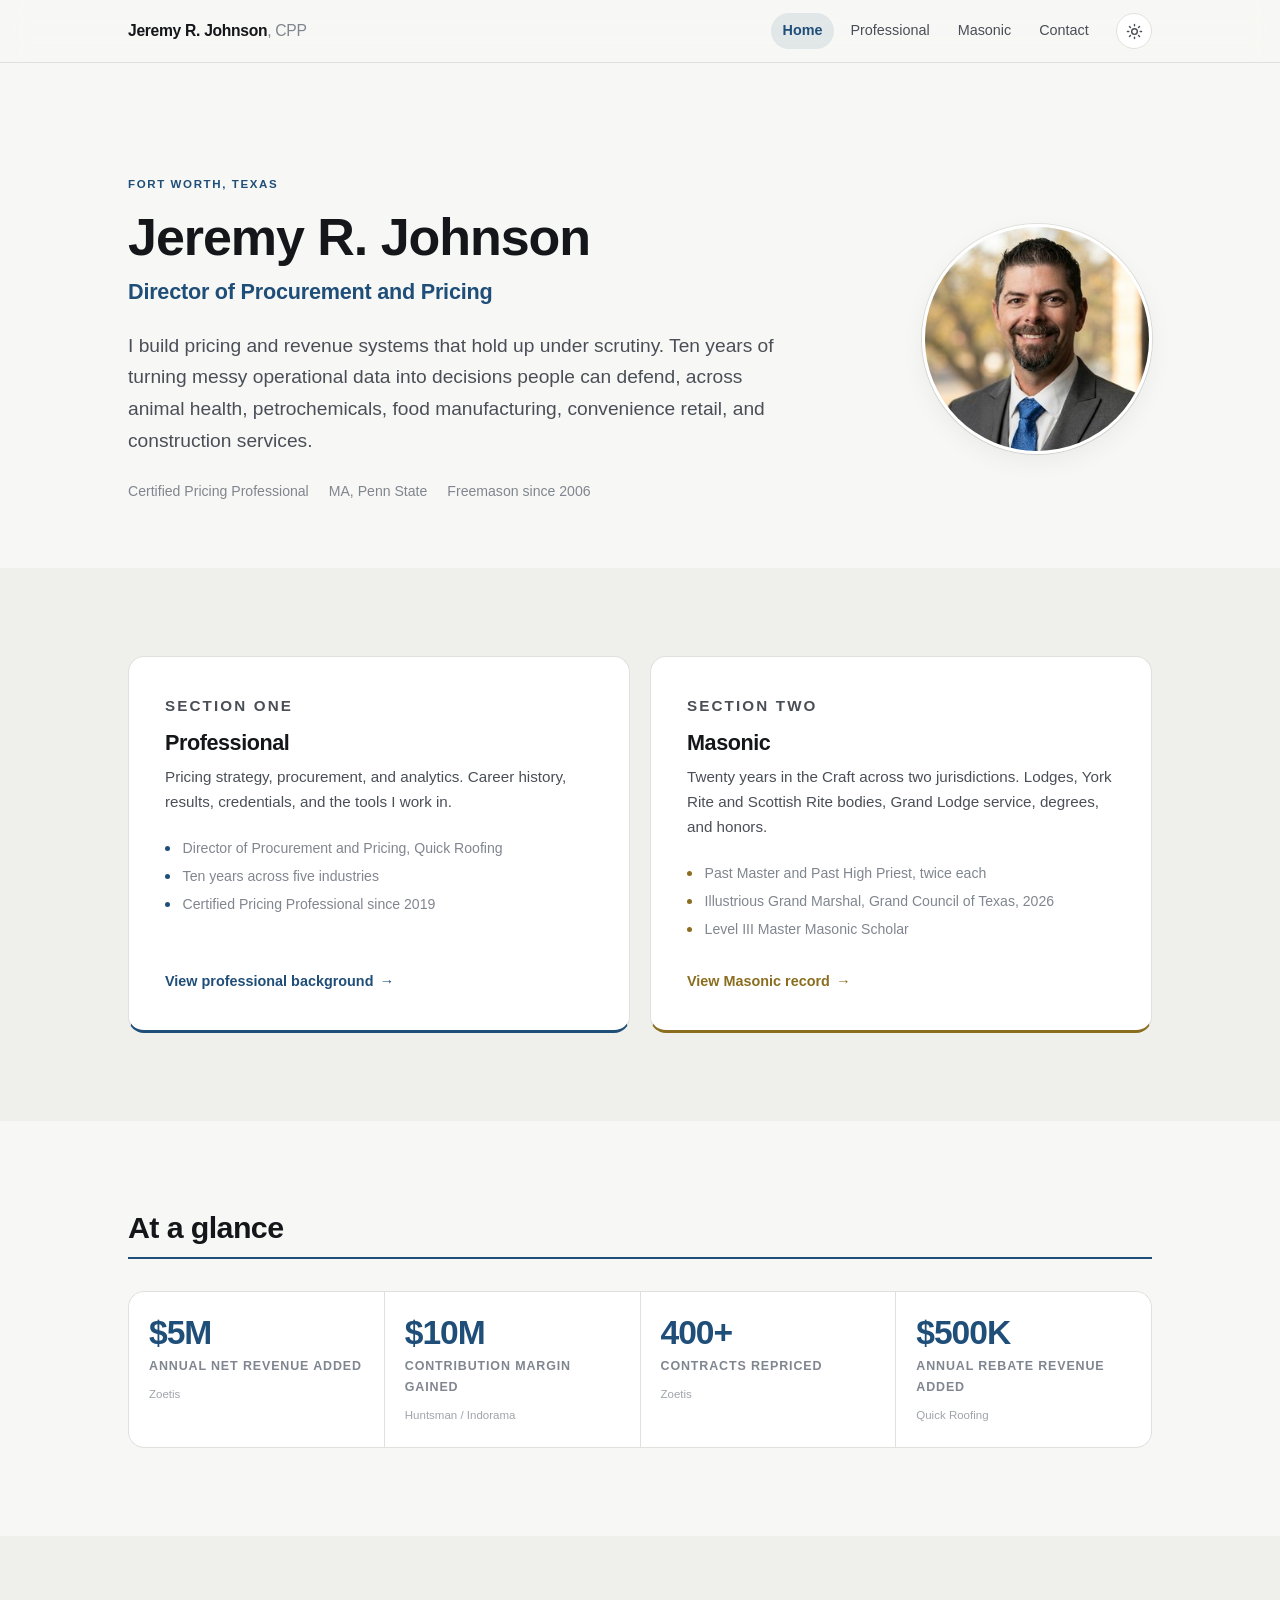
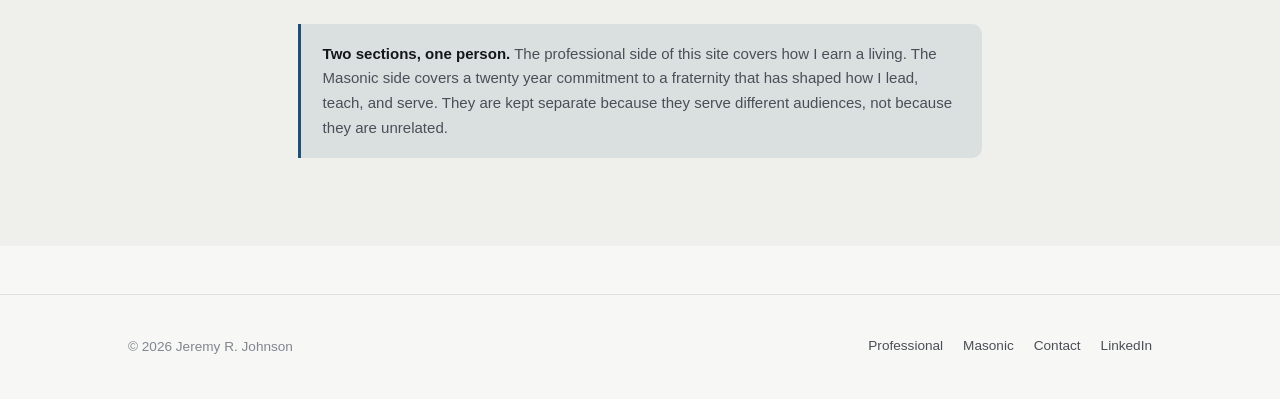
<file: index.html>
<!DOCTYPE html>
<html lang="en" data-theme="light">
<head>
<meta charset="utf-8">
<meta name="viewport" content="width=device-width, initial-scale=1">
<title>Jeremy R. Johnson, CPP</title>
<meta name="description" content="Jeremy R. Johnson, CPP. Director of Procurement and Pricing at Quick Roofing. Pricing strategy, data analytics, and strategic contract management. Past Master and Freemason in Texas.">
<meta name="author" content="Jeremy R. Johnson">
<meta name="theme-color" content="#f7f7f5" media="(prefers-color-scheme: light)">
<meta name="theme-color" content="#0e1013" media="(prefers-color-scheme: dark)">
<link rel="icon" href="assets/img/favicon.svg" type="image/svg+xml">
<link rel="icon" href="assets/img/favicon-32.png" sizes="32x32" type="image/png">
<link rel="apple-touch-icon" href="assets/img/apple-touch-icon.png">
<meta property="og:type" content="website">
<meta property="og:title" content="Jeremy R. Johnson, CPP">
<meta property="og:description" content="Director of Procurement and Pricing. Pricing strategy, data analytics, strategic contract management.">
<link rel="canonical" href="https://jeremyrjohnson.com/">
<meta property="og:url" content="https://jeremyrjohnson.com/">
<meta property="og:site_name" content="Jeremy R. Johnson">
<meta property="og:locale" content="en_US">
<meta property="og:image" content="https://jeremyrjohnson.com/assets/img/og-image.png">
<meta property="og:image:width" content="1200">
<meta property="og:image:height" content="630">
<meta property="og:image:alt" content="Jeremy R. Johnson, CPP, Certified Pricing Professional and Director of Procurement and Pricing, Fort Worth, Texas.">
<meta name="twitter:card" content="summary_large_image">
<meta name="twitter:title" content="Jeremy R. Johnson, CPP">
<link rel="stylesheet" href="assets/style.css">
<script>
  (function () {
    document.documentElement.classList.add("js");
    try {
      var t = localStorage.getItem("jrj-theme");
      if (!t) t = window.matchMedia("(prefers-color-scheme: dark)").matches ? "dark" : "light";
      document.documentElement.setAttribute("data-theme", t);
    } catch (e) {}
  })();
</script>
</head>
<body>
<a class="skip-link" href="#main">Skip to content</a>

<header class="site-header">
  <div class="wrap site-header__inner">
    <a class="brand" href="index.html">Jeremy R. Johnson<span>, CPP</span></a>

    <button class="icon-btn nav-toggle" type="button" aria-expanded="false" aria-controls="primary-nav" aria-label="Toggle navigation">
      <svg viewBox="0 0 24 24" fill="none" stroke="currentColor" stroke-width="2" stroke-linecap="round" aria-hidden="true"><path d="M3 6h18M3 12h18M3 18h18"/></svg>
    </button>

    <nav class="nav" id="primary-nav" data-open="false" aria-label="Primary">
      <a href="index.html" aria-current="page">Home</a>
      <a href="professional.html">Professional</a>
      <a href="masonic.html">Masonic</a>
      <a href="contact.html">Contact</a>
    </nav>

    <button class="icon-btn theme-toggle" type="button" aria-pressed="false" aria-label="Switch to dark theme">
      <svg class="sun" viewBox="0 0 24 24" fill="none" stroke="currentColor" stroke-width="2" stroke-linecap="round" aria-hidden="true"><circle cx="12" cy="12" r="4"/><path d="M12 2v2M12 20v2M4.9 4.9l1.4 1.4M17.7 17.7l1.4 1.4M2 12h2M20 12h2M4.9 19.1l1.4-1.4M17.7 6.3l1.4-1.4"/></svg>
      <svg class="moon" viewBox="0 0 24 24" fill="none" stroke="currentColor" stroke-width="2" stroke-linecap="round" stroke-linejoin="round" aria-hidden="true"><path d="M21 12.8A9 9 0 1111.2 3a7 7 0 009.8 9.8z"/></svg>
    </button>
  </div>
</header>

<main id="main">

  <!-- ================= HERO ================= -->
  <section class="hero" data-section="professional">
    <div class="wrap hero--split">
      <div>
        <p class="eyebrow">Fort Worth, Texas</p>
        <h1>Jeremy R. Johnson</h1>
        <p class="tagline">Director of Procurement and Pricing</p>
        <p class="lede">
          I build pricing and revenue systems that hold up under scrutiny. Ten years of
          turning messy operational data into decisions people can defend, across animal
          health, petrochemicals, food manufacturing, convenience retail, and
          construction services.
        </p>
        <div class="meta">
          <span>Certified Pricing Professional</span>
          <span>MA, Penn State</span>
          <span>Freemason since 2006</span>
        </div>
      </div>
      <img class="portrait"
           src="assets/img/headshot-560.jpg"
           srcset="assets/img/headshot-280.jpg 280w, assets/img/headshot-560.jpg 560w"
           sizes="(max-width: 640px) 130px, 230px"
           width="560" height="560"
           alt="Portrait of Jeremy R. Johnson">
    </div>
  </section>

  <!-- ================= TWO DOORS ================= -->
  <section class="section section--sunken">
    <div class="wrap">
      <div class="doors">

        <a class="door reveal" href="professional.html" data-section="professional">
          <p class="eyebrow">Section One</p>
          <h2>Professional</h2>
          <p>
            Pricing strategy, procurement, and analytics. Career history, results,
            credentials, and the tools I work in.
          </p>
          <ul>
            <li>Director of Procurement and Pricing, Quick Roofing</li>
            <li>Ten years across five industries</li>
            <li>Certified Pricing Professional since 2019</li>
          </ul>
          <span class="go">View professional background <span class="arr" aria-hidden="true">&rarr;</span></span>
        </a>

        <a class="door reveal" href="masonic.html" data-section="masonic">
          <p class="eyebrow">Section Two</p>
          <h2>Masonic</h2>
          <p>
            Twenty years in the Craft across two jurisdictions. Lodges, York Rite
            and Scottish Rite bodies, Grand Lodge service, degrees, and honors.
          </p>
          <ul>
            <li>Past Master and Past High Priest, twice each</li>
            <li>Illustrious Grand Marshal, Grand Council of Texas, 2026</li>
            <li>Level III Master Masonic Scholar</li>
          </ul>
          <span class="go">View Masonic record <span class="arr" aria-hidden="true">&rarr;</span></span>
        </a>

      </div>
    </div>
  </section>

  <!-- ================= AT A GLANCE ================= -->
  <section class="section" data-section="professional">
    <div class="wrap">
      <div class="section-head">
        <h2>At a glance</h2>
      </div>
      <div class="stats reveal">
        <div class="stat">
          <div class="num">$5M</div>
          <div class="label">Annual net revenue added</div>
          <div class="src">Zoetis</div>
        </div>
        <div class="stat">
          <div class="num">$10M</div>
          <div class="label">Contribution margin gained</div>
          <div class="src">Huntsman / Indorama</div>
        </div>
        <div class="stat">
          <div class="num">400+</div>
          <div class="label">Contracts repriced</div>
          <div class="src">Zoetis</div>
        </div>
        <div class="stat">
          <div class="num">$500K</div>
          <div class="label">Annual rebate revenue added</div>
          <div class="src">Quick Roofing</div>
        </div>
      </div>
    </div>
  </section>

  <!-- ================= WHY TWO SECTIONS ================= -->
  <section class="section section--sunken">
    <div class="wrap wrap--narrow">
      <div class="callout reveal">
        <p>
          <strong>Two sections, one person.</strong> The professional side of this site
          covers how I earn a living. The Masonic side covers a twenty year commitment
          to a fraternity that has shaped how I lead, teach, and serve. They are kept
          separate because they serve different audiences, not because they are
          unrelated.
        </p>
      </div>
    </div>
  </section>

</main>

<footer class="site-footer">
  <div class="wrap site-footer__inner">
    <div>&copy; <span id="yr">2026</span> Jeremy R. Johnson</div>
    <nav aria-label="Footer">
      <a href="professional.html">Professional</a>
      <a href="masonic.html">Masonic</a>
      <a href="contact.html">Contact</a>
      <a href="https://www.linkedin.com/in/johnsonjeremyr" target="_blank" rel="noopener">LinkedIn</a>
    </nav>
  </div>
</footer>

<script src="assets/main.js"></script>
<script>document.getElementById("yr").textContent = new Date().getFullYear();</script>
<!-- Cloudflare Web Analytics -->
<script type="module" src="https://static.cloudflareinsights.com/beacon.min.js" data-cf-beacon='{"token": "6a4379e4a9ab488b885fd72789308b32"}'></script>
<!-- End Cloudflare Web Analytics -->
</body>
</html>
</file>
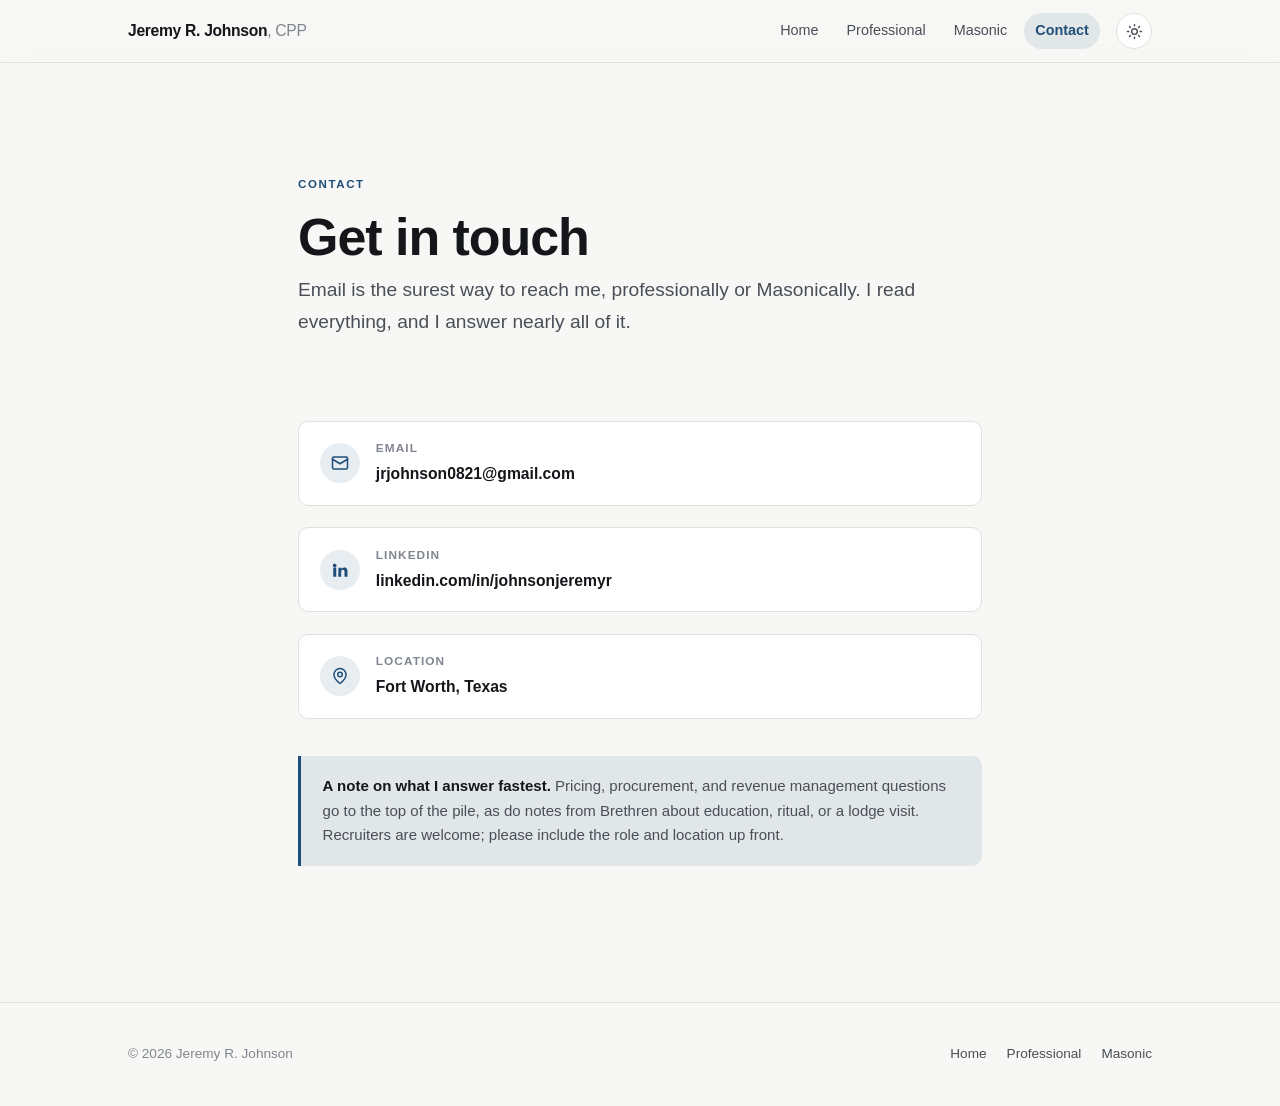
<file: contact.html>
<!DOCTYPE html>
<html lang="en" data-theme="light">
<head>
<meta charset="utf-8">
<meta name="viewport" content="width=device-width, initial-scale=1">
<title>Contact | Jeremy R. Johnson, CPP</title>
<meta name="description" content="Get in touch with Jeremy R. Johnson, CPP. Email and LinkedIn.">
<meta name="theme-color" content="#f7f7f5" media="(prefers-color-scheme: light)">
<meta name="theme-color" content="#0e1013" media="(prefers-color-scheme: dark)">
<link rel="icon" href="assets/img/favicon.svg" type="image/svg+xml">
<link rel="icon" href="assets/img/favicon-32.png" sizes="32x32" type="image/png">
<link rel="apple-touch-icon" href="assets/img/apple-touch-icon.png">
<meta property="og:type" content="profile">
<meta property="og:title" content="Contact | Jeremy R. Johnson, CPP">
<meta property="og:description" content="Get in touch with Jeremy R. Johnson, CPP. Email and LinkedIn.">
<link rel="canonical" href="https://jeremyrjohnson.com/contact.html">
<meta property="og:url" content="https://jeremyrjohnson.com/contact.html">
<meta property="og:site_name" content="Jeremy R. Johnson">
<meta property="og:locale" content="en_US">
<meta property="og:image" content="https://jeremyrjohnson.com/assets/img/og-image.png">
<meta property="og:image:width" content="1200">
<meta property="og:image:height" content="630">
<meta property="og:image:alt" content="Jeremy R. Johnson, CPP, Certified Pricing Professional and Director of Procurement and Pricing, Fort Worth, Texas.">
<meta name="twitter:card" content="summary_large_image">
<meta name="twitter:title" content="Contact | Jeremy R. Johnson, CPP">
<link rel="stylesheet" href="assets/style.css">
<script>
  (function () {
    document.documentElement.classList.add("js");
    try {
      var t = localStorage.getItem("jrj-theme");
      if (!t) t = window.matchMedia("(prefers-color-scheme: dark)").matches ? "dark" : "light";
      document.documentElement.setAttribute("data-theme", t);
    } catch (e) {}
  })();
</script>
</head>
<body data-section="professional">
<a class="skip-link" href="#main">Skip to content</a>

<header class="site-header">
  <div class="wrap site-header__inner">
    <a class="brand" href="index.html">Jeremy R. Johnson<span>, CPP</span></a>
    <button class="icon-btn nav-toggle" type="button" aria-expanded="false" aria-controls="primary-nav" aria-label="Toggle navigation">
      <svg viewBox="0 0 24 24" fill="none" stroke="currentColor" stroke-width="2" stroke-linecap="round" aria-hidden="true"><path d="M3 6h18M3 12h18M3 18h18"/></svg>
    </button>
    <nav class="nav" id="primary-nav" data-open="false" aria-label="Primary">
      <a href="index.html">Home</a>
      <a href="professional.html">Professional</a>
      <a href="masonic.html">Masonic</a>
      <a href="contact.html" aria-current="page">Contact</a>
    </nav>
    <button class="icon-btn theme-toggle" type="button" aria-pressed="false" aria-label="Switch to dark theme">
      <svg class="sun" viewBox="0 0 24 24" fill="none" stroke="currentColor" stroke-width="2" stroke-linecap="round" aria-hidden="true"><circle cx="12" cy="12" r="4"/><path d="M12 2v2M12 20v2M4.9 4.9l1.4 1.4M17.7 17.7l1.4 1.4M2 12h2M20 12h2M4.9 19.1l1.4-1.4M17.7 6.3l1.4-1.4"/></svg>
      <svg class="moon" viewBox="0 0 24 24" fill="none" stroke="currentColor" stroke-width="2" stroke-linecap="round" stroke-linejoin="round" aria-hidden="true"><path d="M21 12.8A9 9 0 1111.2 3a7 7 0 009.8 9.8z"/></svg>
    </button>
  </div>
</header>

<main id="main">

  <section class="hero">
    <div class="wrap wrap--narrow">
      <p class="eyebrow">Contact</p>
      <h1>Get in touch</h1>
      <p class="lede">
        Email is the surest way to reach me, professionally or Masonically. I read
        everything, and I answer nearly all of it.
      </p>
    </div>
  </section>

  <section class="section section--flush-top">
    <div class="wrap wrap--narrow">
      <ul class="contact-list reveal">

        <li>
          <a class="contact-row" href="mailto:jrjohnson0821@gmail.com">
            <span class="ic" aria-hidden="true">
              <svg viewBox="0 0 24 24" width="18" height="18" fill="none" stroke="currentColor" stroke-width="2" stroke-linecap="round" stroke-linejoin="round"><rect x="2" y="4" width="20" height="16" rx="2"/><path d="m2 7 10 6 10-6"/></svg>
            </span>
            <span class="kv">
              <span class="k">Email</span>
              <span class="v">jrjohnson0821@gmail.com</span>
            </span>
          </a>
        </li>

        <li>
          <a class="contact-row" href="https://www.linkedin.com/in/johnsonjeremyr" target="_blank" rel="noopener">
            <span class="ic" aria-hidden="true">
              <svg viewBox="0 0 24 24" width="18" height="18" fill="currentColor"><path d="M4.98 3.5a2.5 2.5 0 11-.02 5 2.5 2.5 0 01.02-5zM3 9h4v12H3zM10 9h3.8v1.7h.05c.53-.95 1.83-1.95 3.76-1.95C21.4 8.75 22 11 22 14.1V21h-4v-6.1c0-1.45-.03-3.32-2.05-3.32-2.05 0-2.37 1.58-2.37 3.21V21h-3.9z"/></svg>
            </span>
            <span class="kv">
              <span class="k">LinkedIn</span>
              <span class="v">linkedin.com/in/johnsonjeremyr</span>
            </span>
          </a>
        </li>

        <li>
          <span class="contact-row">
            <span class="ic" aria-hidden="true">
              <svg viewBox="0 0 24 24" width="18" height="18" fill="none" stroke="currentColor" stroke-width="2" stroke-linecap="round" stroke-linejoin="round"><path d="M20 10c0 6-8 12-8 12s-8-6-8-12a8 8 0 0116 0z"/><circle cx="12" cy="10" r="3"/></svg>
            </span>
            <span class="kv">
              <span class="k">Location</span>
              <span class="v">Fort Worth, Texas</span>
            </span>
          </span>
        </li>

      </ul>

      <div class="callout spaced-top reveal">
        <p>
          <strong>A note on what I answer fastest.</strong> Pricing, procurement, and
          revenue management questions go to the top of the pile, as do notes from
          Brethren about education, ritual, or a lodge visit. Recruiters are welcome;
          please include the role and location up front.
        </p>
      </div>
    </div>
  </section>

</main>

<footer class="site-footer">
  <div class="wrap site-footer__inner">
    <div>&copy; <span id="yr">2026</span> Jeremy R. Johnson</div>
    <nav aria-label="Footer">
      <a href="index.html">Home</a>
      <a href="professional.html">Professional</a>
      <a href="masonic.html">Masonic</a>
    </nav>
  </div>
</footer>

<script src="assets/main.js"></script>
<script>document.getElementById("yr").textContent = new Date().getFullYear();</script>
<!-- Cloudflare Web Analytics -->
<script type="module" src="https://static.cloudflareinsights.com/beacon.min.js" data-cf-beacon='{"token": "6a4379e4a9ab488b885fd72789308b32"}'></script>
<!-- End Cloudflare Web Analytics -->
</body>
</html>
</file>
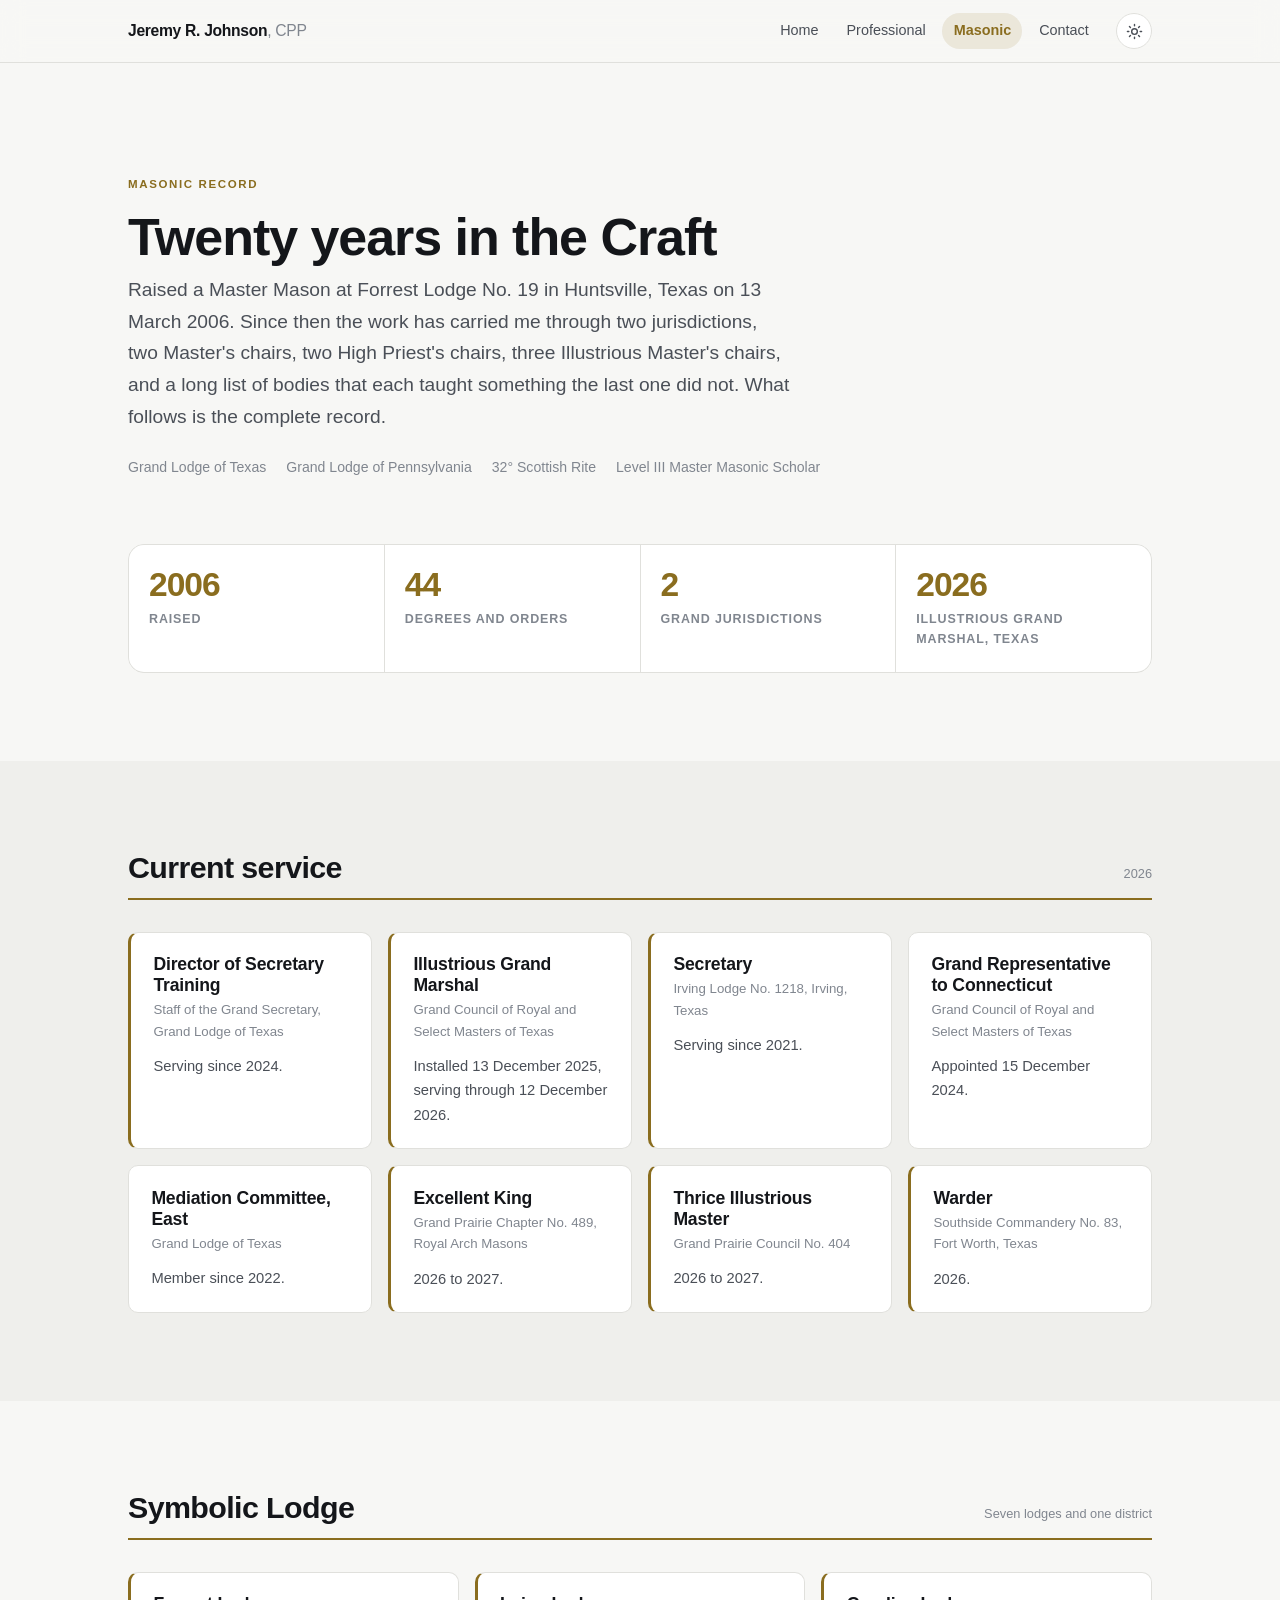
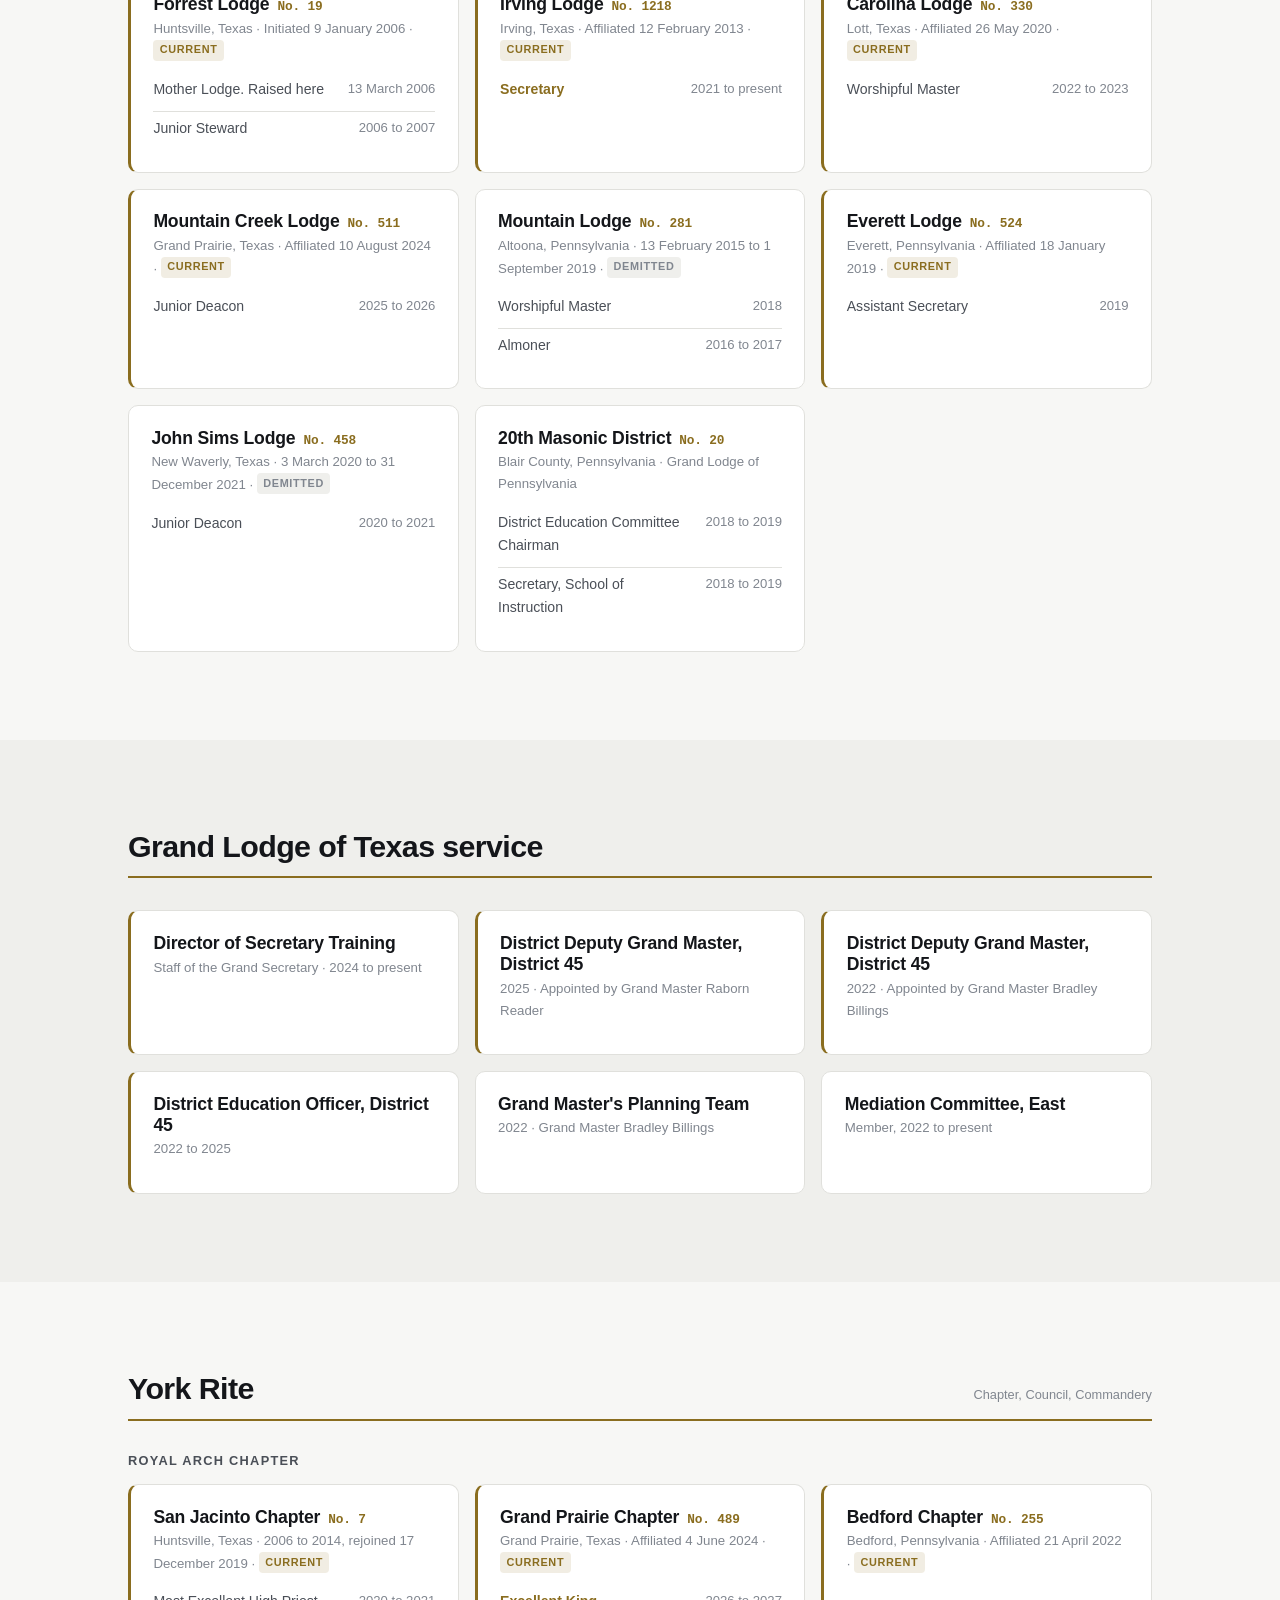
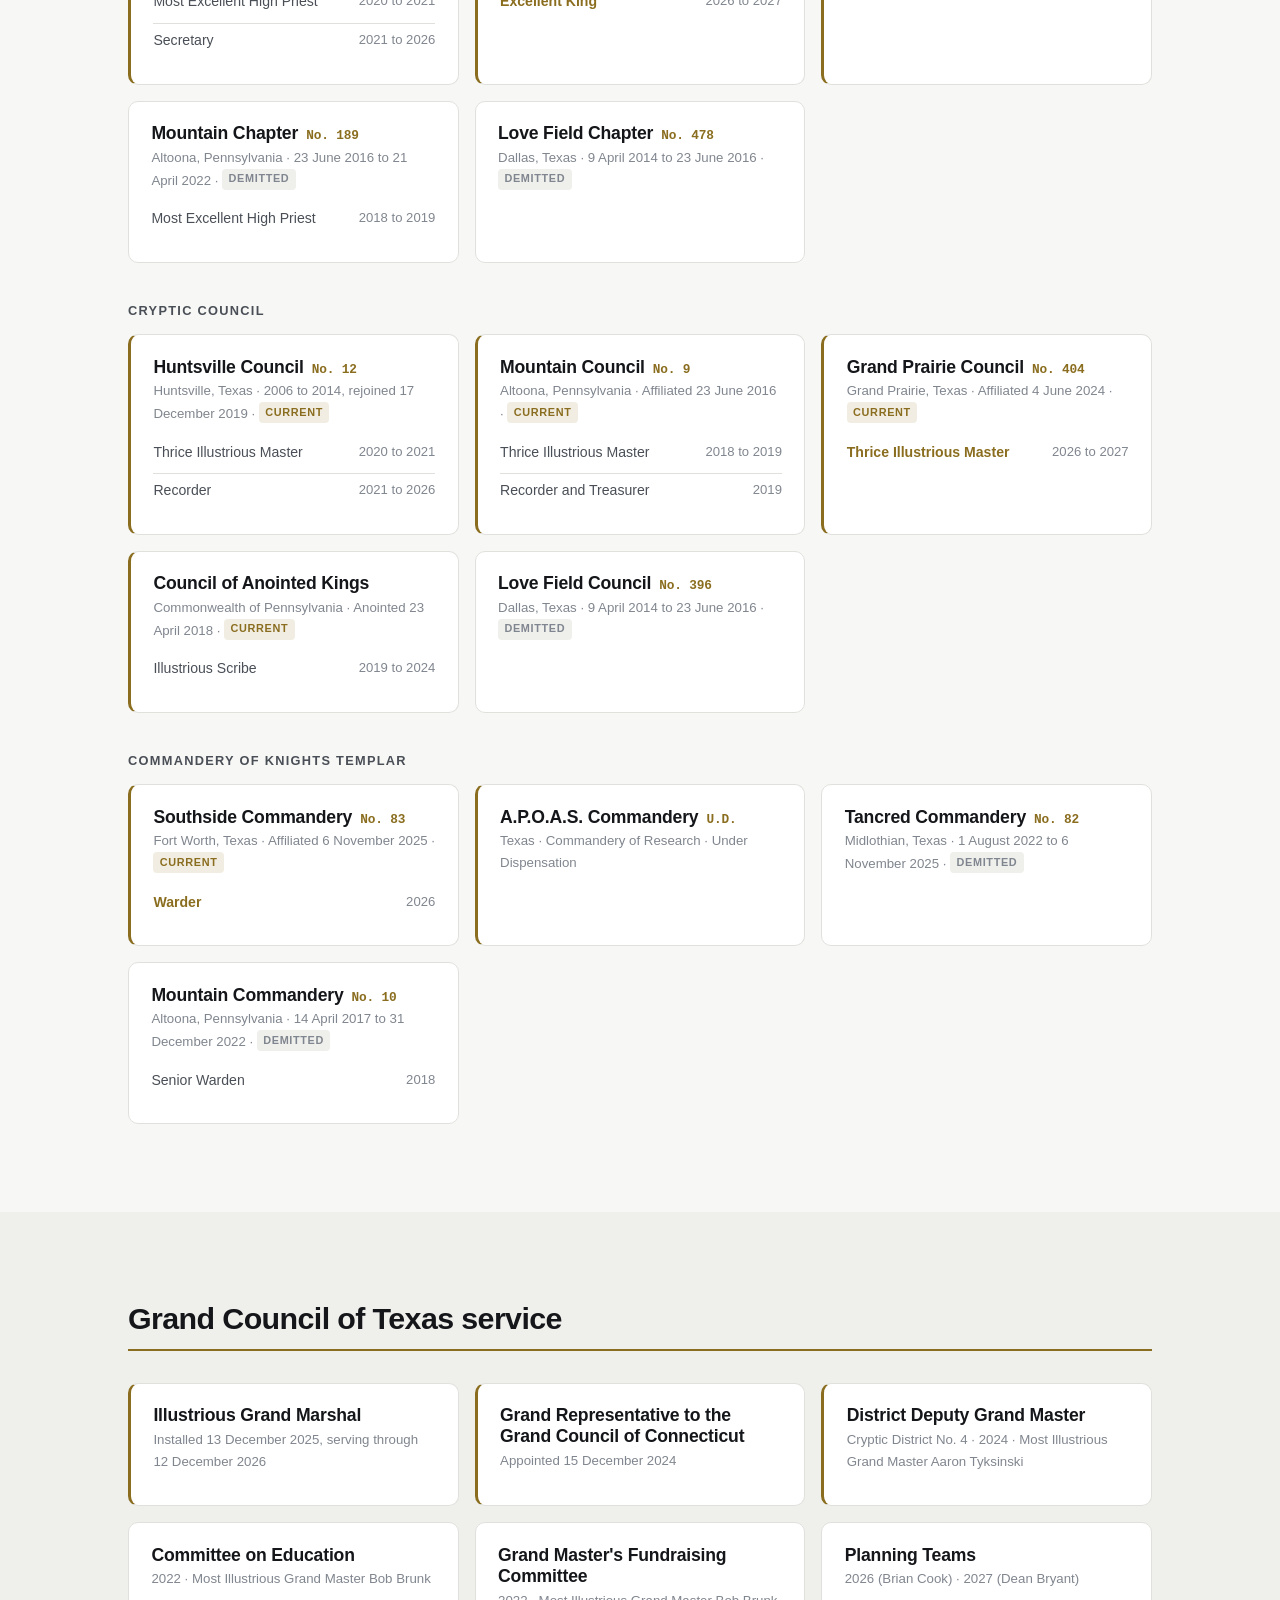
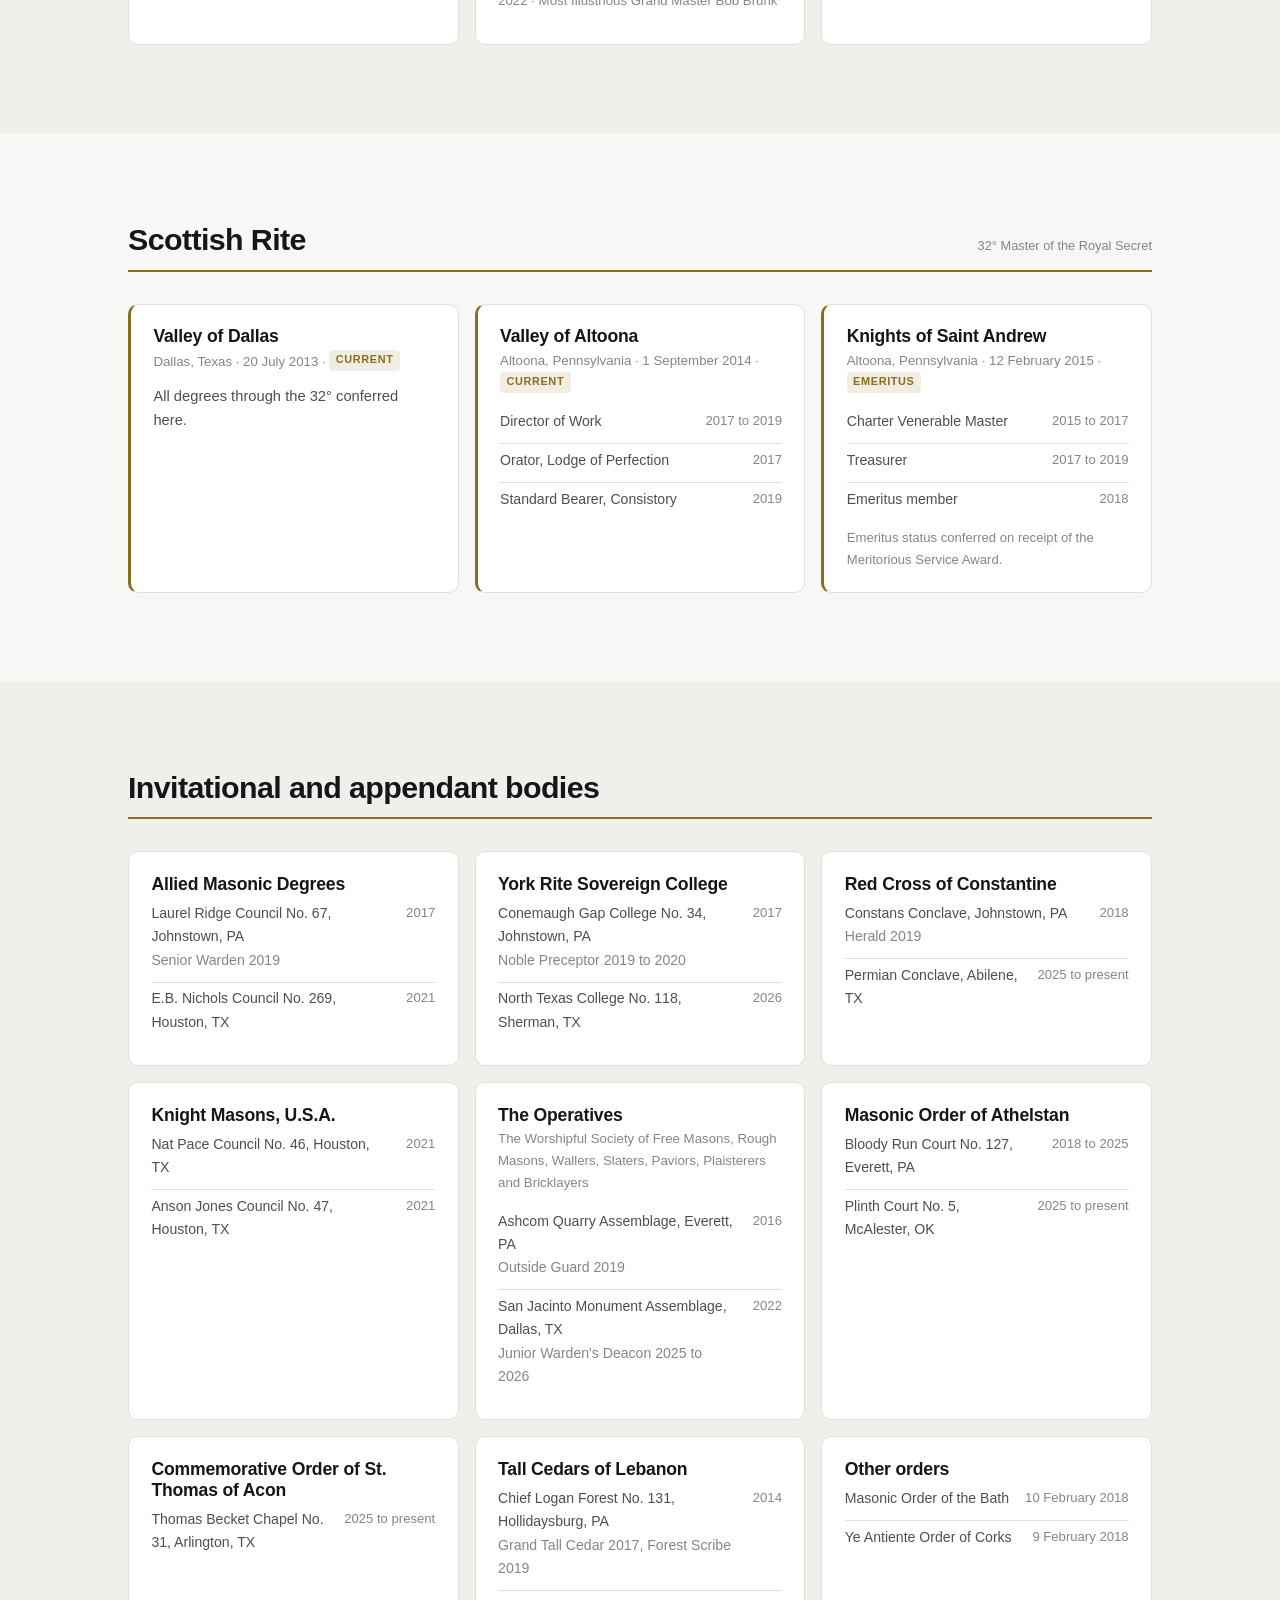
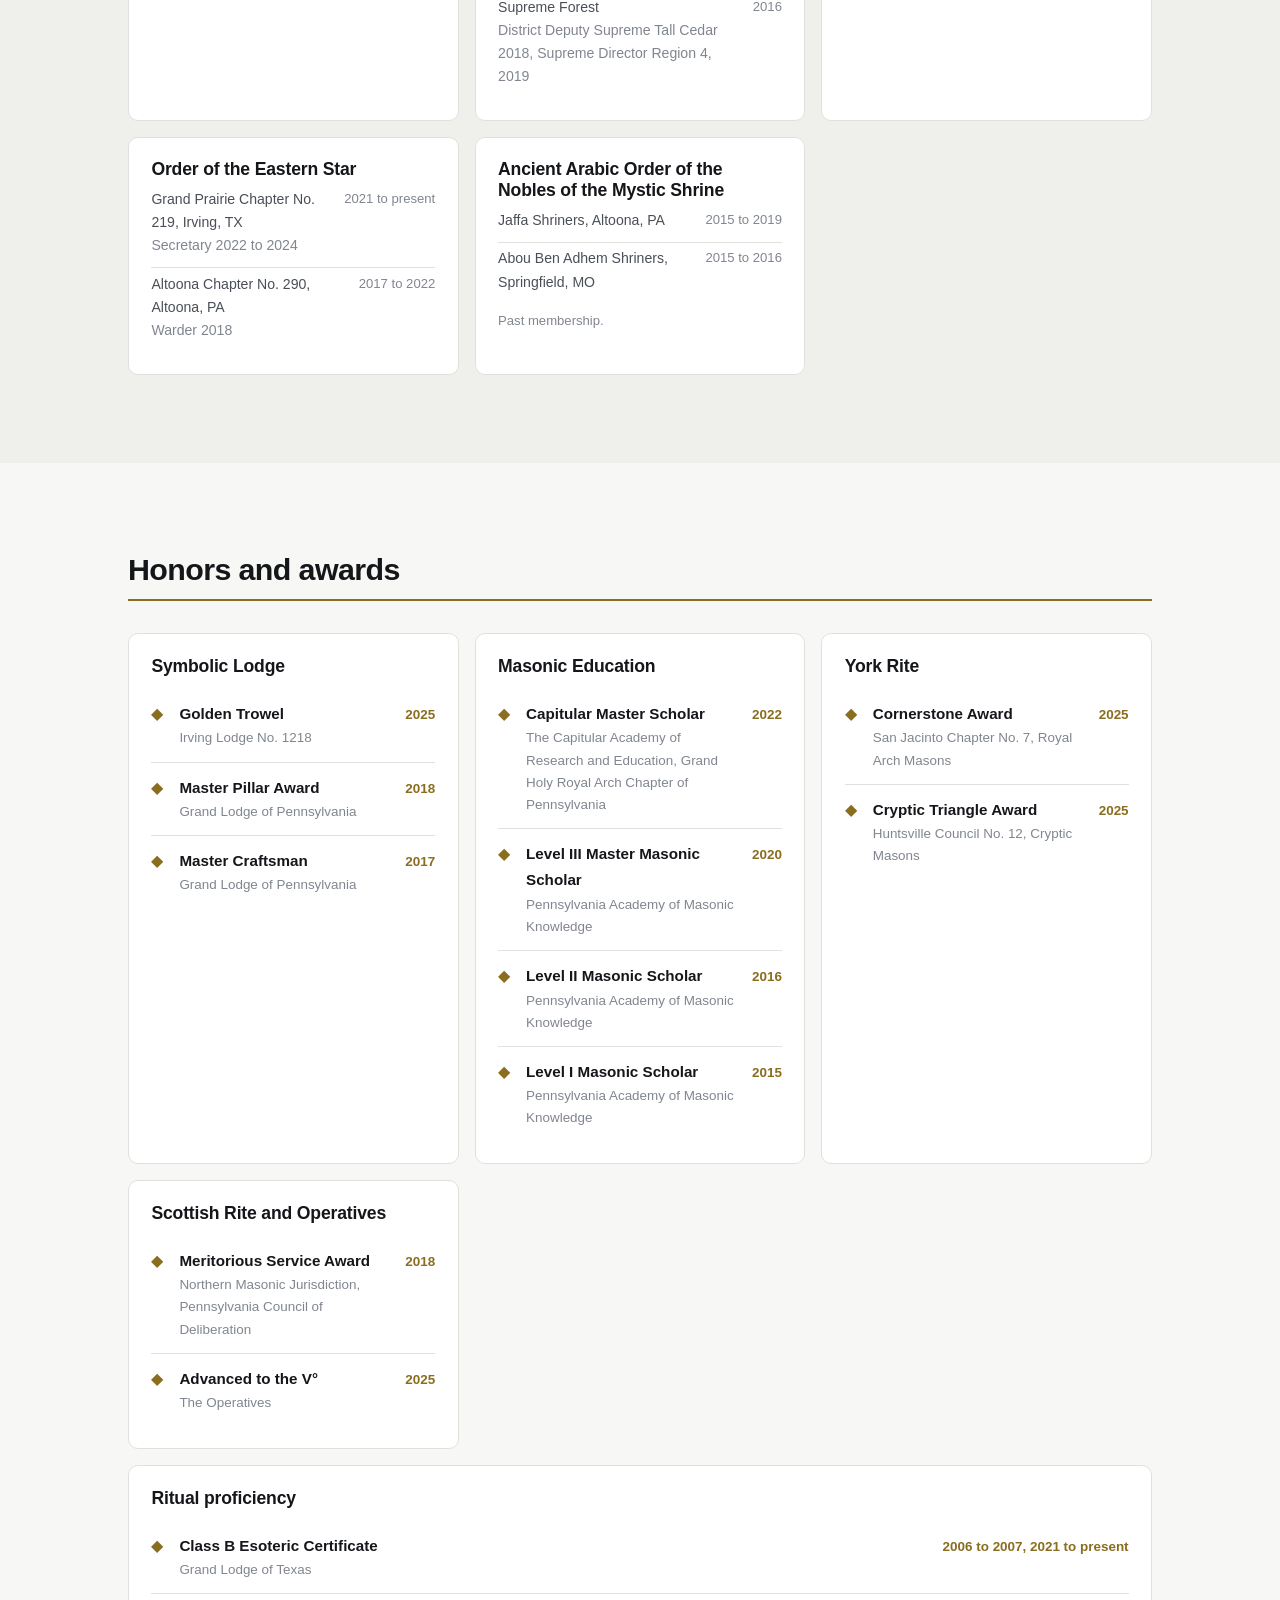
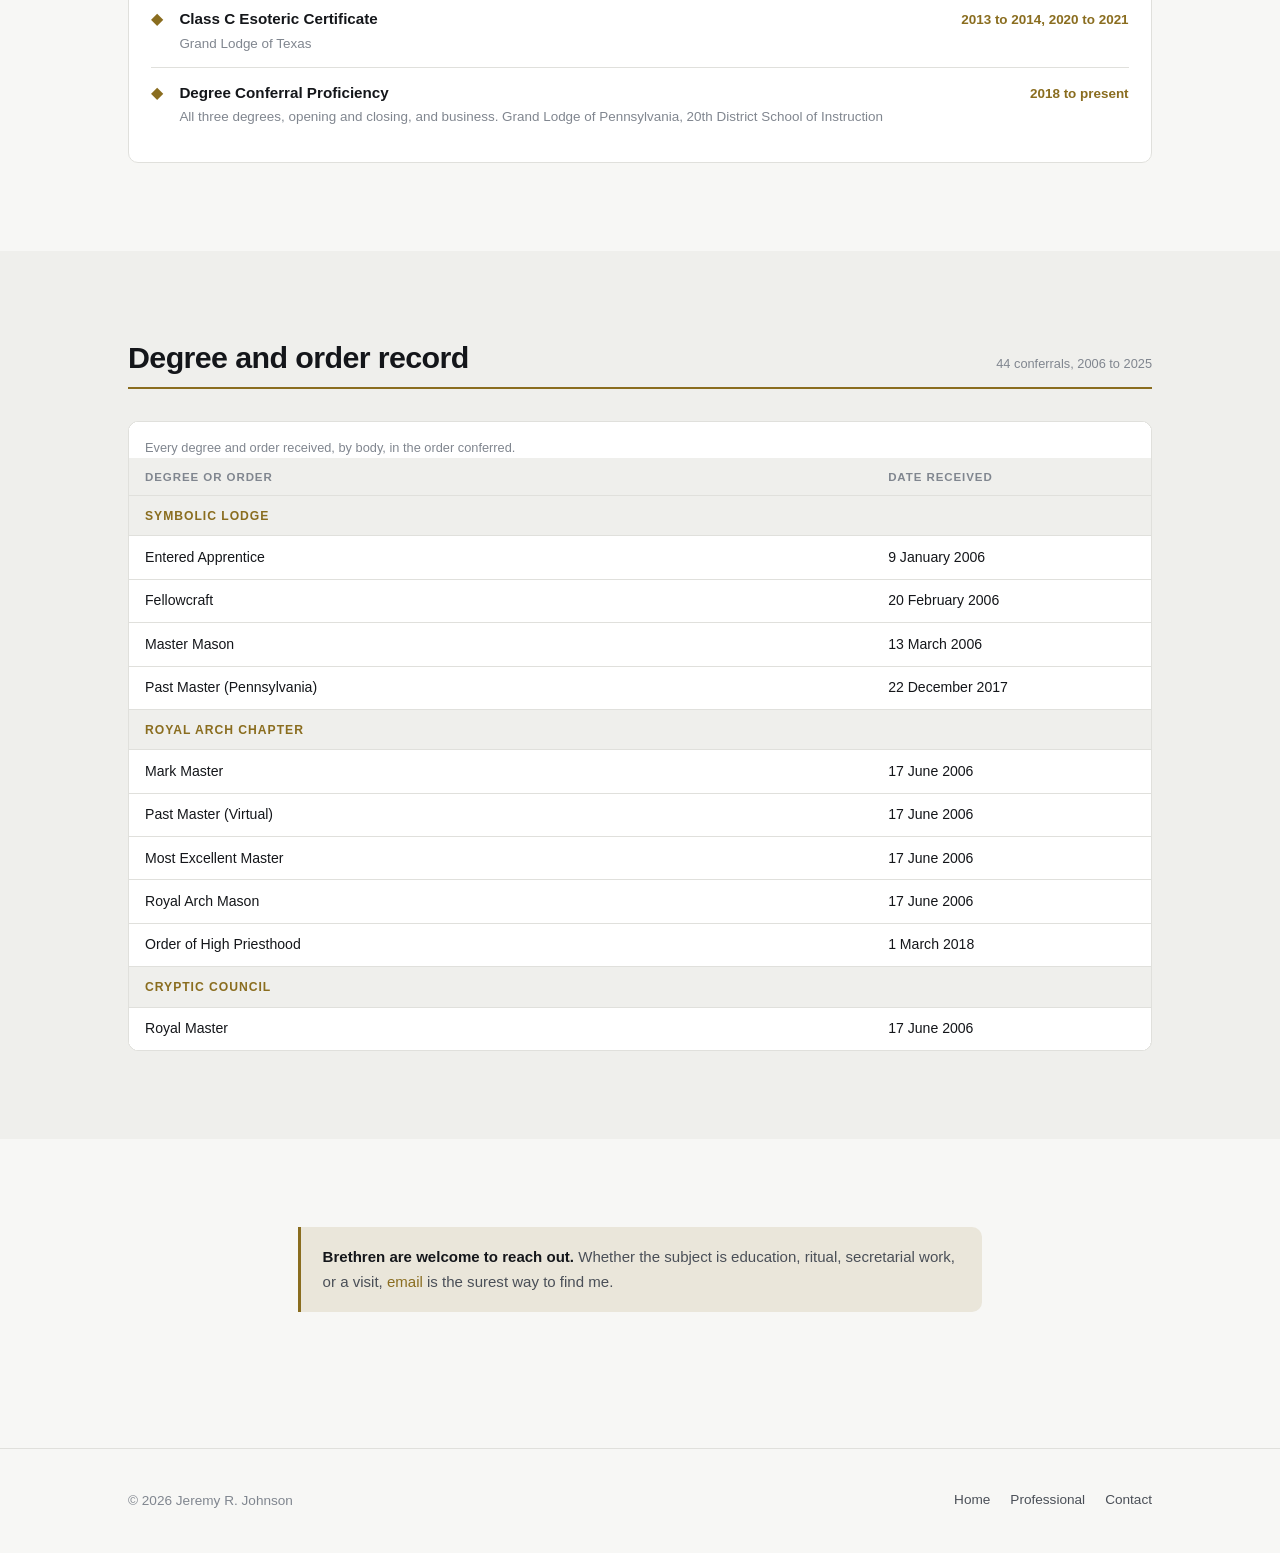
<file: masonic.html>
<!DOCTYPE html>
<html lang="en" data-theme="light">
<head>
<meta charset="utf-8">
<meta name="viewport" content="width=device-width, initial-scale=1">
<title>Masonic Record | Jeremy R. Johnson</title>
<meta name="description" content="The Masonic record of Jeremy R. Johnson. Raised 2006. Past Master, Past High Priest, Past Illustrious Master. Illustrious Grand Marshal of the Grand Council of Texas, 2026. Full record of lodges, bodies, offices, degrees, and honors.">
<meta name="theme-color" content="#f7f7f5" media="(prefers-color-scheme: light)">
<meta name="theme-color" content="#0e1013" media="(prefers-color-scheme: dark)">
<link rel="icon" href="assets/img/favicon.svg" type="image/svg+xml">
<link rel="icon" href="assets/img/favicon-32.png" sizes="32x32" type="image/png">
<link rel="apple-touch-icon" href="assets/img/apple-touch-icon.png">
<meta property="og:type" content="profile">
<meta property="og:title" content="Masonic Record | Jeremy R. Johnson">
<meta property="og:description" content="The Masonic record of Jeremy R. Johnson. Raised 2006. Past Master, Past High Priest, Past Illustrious Master. Illustrious Grand Marshal of the Grand Council of Texas, 2026.">
<link rel="canonical" href="https://jeremyrjohnson.com/masonic.html">
<meta property="og:url" content="https://jeremyrjohnson.com/masonic.html">
<meta property="og:site_name" content="Jeremy R. Johnson">
<meta property="og:locale" content="en_US">
<meta property="og:image" content="https://jeremyrjohnson.com/assets/img/og-image.png">
<meta property="og:image:width" content="1200">
<meta property="og:image:height" content="630">
<meta property="og:image:alt" content="Jeremy R. Johnson, CPP, Certified Pricing Professional and Director of Procurement and Pricing, Fort Worth, Texas.">
<meta name="twitter:card" content="summary_large_image">
<meta name="twitter:title" content="Masonic Record | Jeremy R. Johnson">
<link rel="stylesheet" href="assets/style.css">
<script>
  (function () {
    document.documentElement.classList.add("js");
    try {
      var t = localStorage.getItem("jrj-theme");
      if (!t) t = window.matchMedia("(prefers-color-scheme: dark)").matches ? "dark" : "light";
      document.documentElement.setAttribute("data-theme", t);
    } catch (e) {}
  })();
</script>
</head>
<body data-section="masonic">
<a class="skip-link" href="#main">Skip to content</a>

<header class="site-header">
  <div class="wrap site-header__inner">
    <a class="brand" href="index.html">Jeremy R. Johnson<span>, CPP</span></a>
    <button class="icon-btn nav-toggle" type="button" aria-expanded="false" aria-controls="primary-nav" aria-label="Toggle navigation">
      <svg viewBox="0 0 24 24" fill="none" stroke="currentColor" stroke-width="2" stroke-linecap="round" aria-hidden="true"><path d="M3 6h18M3 12h18M3 18h18"/></svg>
    </button>
    <nav class="nav" id="primary-nav" data-open="false" aria-label="Primary">
      <a href="index.html">Home</a>
      <a href="professional.html">Professional</a>
      <a href="masonic.html" aria-current="page">Masonic</a>
      <a href="contact.html">Contact</a>
    </nav>
    <button class="icon-btn theme-toggle" type="button" aria-pressed="false" aria-label="Switch to dark theme">
      <svg class="sun" viewBox="0 0 24 24" fill="none" stroke="currentColor" stroke-width="2" stroke-linecap="round" aria-hidden="true"><circle cx="12" cy="12" r="4"/><path d="M12 2v2M12 20v2M4.9 4.9l1.4 1.4M17.7 17.7l1.4 1.4M2 12h2M20 12h2M4.9 19.1l1.4-1.4M17.7 6.3l1.4-1.4"/></svg>
      <svg class="moon" viewBox="0 0 24 24" fill="none" stroke="currentColor" stroke-width="2" stroke-linecap="round" stroke-linejoin="round" aria-hidden="true"><path d="M21 12.8A9 9 0 1111.2 3a7 7 0 009.8 9.8z"/></svg>
    </button>
  </div>
</header>

<main id="main">

  <!-- ================= HERO ================= -->
  <section class="hero">
    <div class="wrap">
      <p class="eyebrow">Masonic Record</p>
      <h1>Twenty years in the Craft</h1>
      <p class="lede">
        Raised a Master Mason at Forrest Lodge No. 19 in Huntsville, Texas on
        13 March 2006. Since then the work has carried me through two jurisdictions,
        two Master's chairs, two High Priest's chairs, three Illustrious Master's
        chairs, and a long list of bodies that each taught something the last one did
        not. What follows is the complete record.
      </p>
      <div class="meta">
        <span>Grand Lodge of Texas</span>
        <span>Grand Lodge of Pennsylvania</span>
        <span>32&deg; Scottish Rite</span>
        <span>Level III Master Masonic Scholar</span>
      </div>
    </div>
  </section>

  <!-- ================= AT A GLANCE ================= -->
  <section class="section section--flush-top">
    <div class="wrap">
      <div class="stats reveal">
        <div class="stat">
          <div class="num">2006</div>
          <div class="label">Raised</div>
        </div>
        <div class="stat">
          <div class="num">44</div>
          <div class="label">Degrees and orders</div>
        </div>
        <div class="stat">
          <div class="num">2</div>
          <div class="label">Grand jurisdictions</div>
        </div>
        <div class="stat">
          <div class="num">2026</div>
          <div class="label">Illustrious Grand Marshal, Texas</div>
        </div>
      </div>
    </div>
  </section>

  <!-- ================= CURRENT SERVICE ================= -->
  <section class="section section--sunken">
    <div class="wrap">
      <div class="section-head">
        <h2>Current service</h2>
        <span class="count">2026</span>
      </div>
      <div class="grid grid--3">
        <div class="card card--accent reveal">
          <h3>Director of Secretary Training</h3>
          <p class="where">Staff of the Grand Secretary, Grand Lodge of Texas</p>
          <p class="card-note">Serving since 2024.</p>
        </div>
        <div class="card card--accent reveal">
          <h3>Illustrious Grand Marshal</h3>
          <p class="where">Grand Council of Royal and Select Masters of Texas</p>
          <p class="card-note">Installed 13 December 2025, serving through 12 December 2026.</p>
        </div>
        <div class="card card--accent reveal">
          <h3>Secretary</h3>
          <p class="where">Irving Lodge No. 1218, Irving, Texas</p>
          <p class="card-note">Serving since 2021.</p>
        </div>
        <div class="card reveal">
          <h3>Grand Representative to Connecticut</h3>
          <p class="where">Grand Council of Royal and Select Masters of Texas</p>
          <p class="card-note">Appointed 15 December 2024.</p>
        </div>
        <div class="card reveal">
          <h3>Mediation Committee, East</h3>
          <p class="where">Grand Lodge of Texas</p>
          <p class="card-note">Member since 2022.</p>
        </div>
        <div class="card card--accent reveal">
          <h3>Excellent King</h3>
          <p class="where">Grand Prairie Chapter No. 489, Royal Arch Masons</p>
          <p class="card-note">2026 to 2027.</p>
        </div>
        <div class="card card--accent reveal">
          <h3>Thrice Illustrious Master</h3>
          <p class="where">Grand Prairie Council No. 404</p>
          <p class="card-note">2026 to 2027.</p>
        </div>
        <div class="card card--accent reveal">
          <h3>Warder</h3>
          <p class="where">Southside Commandery No. 83, Fort Worth, Texas</p>
          <p class="card-note">2026.</p>
        </div>
      </div>
    </div>
  </section>

  <!-- ================= SYMBOLIC LODGE ================= -->
  <section class="section">
    <div class="wrap">
      <div class="section-head">
        <h2>Symbolic Lodge</h2>
        <span class="count">Seven lodges and one district</span>
      </div>

      <div class="grid grid--2">

        <div class="card card--accent reveal">
          <h3>Forrest Lodge <span class="no">No. 19</span></h3>
          <p class="where">Huntsville, Texas &middot; Initiated 9 January 2006 &middot; <span class="tag-past tag-current">Current</span></p>
          <ul class="roles">
            <li><span class="role">Mother Lodge. Raised here</span> <span class="yr">13 March 2006</span></li>
            <li><span class="role">Junior Steward</span> <span class="yr">2006 to 2007</span></li>
          </ul>
        </div>

        <div class="card card--accent reveal">
          <h3>Irving Lodge <span class="no">No. 1218</span></h3>
          <p class="where">Irving, Texas &middot; Affiliated 12 February 2013 &middot; <span class="tag-past tag-current">Current</span></p>
          <ul class="roles">
            <li class="is-current"><span class="role">Secretary</span> <span class="yr">2021 to present</span></li>
          </ul>
        </div>

        <div class="card card--accent reveal">
          <h3>Carolina Lodge <span class="no">No. 330</span></h3>
          <p class="where">Lott, Texas &middot; Affiliated 26 May 2020 &middot; <span class="tag-past tag-current">Current</span></p>
          <ul class="roles">
            <li><span class="role">Worshipful Master</span> <span class="yr">2022 to 2023</span></li>
          </ul>
        </div>

        <div class="card card--accent reveal">
          <h3>Mountain Creek Lodge <span class="no">No. 511</span></h3>
          <p class="where">Grand Prairie, Texas &middot; Affiliated 10 August 2024 &middot; <span class="tag-past tag-current">Current</span></p>
          <ul class="roles">
            <li><span class="role">Junior Deacon</span> <span class="yr">2025 to 2026</span></li>
          </ul>
        </div>

        <div class="card reveal">
          <h3>Mountain Lodge <span class="no">No. 281</span></h3>
          <p class="where">Altoona, Pennsylvania &middot; 13 February 2015 to 1 September 2019 &middot; <span class="tag-past">Demitted</span></p>
          <ul class="roles">
            <li><span class="role">Worshipful Master</span> <span class="yr">2018</span></li>
            <li><span class="role">Almoner</span> <span class="yr">2016 to 2017</span></li>
          </ul>
        </div>

        <div class="card card--accent reveal">
          <h3>Everett Lodge <span class="no">No. 524</span></h3>
          <p class="where">Everett, Pennsylvania &middot; Affiliated 18 January 2019 &middot; <span class="tag-past tag-current">Current</span></p>
          <ul class="roles">
            <li><span class="role">Assistant Secretary</span> <span class="yr">2019</span></li>
          </ul>
        </div>

        <div class="card reveal">
          <h3>John Sims Lodge <span class="no">No. 458</span></h3>
          <p class="where">New Waverly, Texas &middot; 3 March 2020 to 31 December 2021 &middot; <span class="tag-past">Demitted</span></p>
          <ul class="roles">
            <li><span class="role">Junior Deacon</span> <span class="yr">2020 to 2021</span></li>
          </ul>
        </div>

        <div class="card reveal">
          <h3>20th Masonic District <span class="no">No. 20</span></h3>
          <p class="where">Blair County, Pennsylvania &middot; Grand Lodge of Pennsylvania</p>
          <ul class="roles">
            <li><span class="role">District Education Committee Chairman</span> <span class="yr">2018 to 2019</span></li>
            <li><span class="role">Secretary, School of Instruction</span> <span class="yr">2018 to 2019</span></li>
          </ul>
        </div>

      </div>
    </div>
  </section>

  <!-- ================= GRAND LODGE SERVICE ================= -->
  <section class="section section--sunken">
    <div class="wrap">
      <div class="section-head"><h2>Grand Lodge of Texas service</h2></div>
      <div class="grid grid--2">
        <div class="card card--accent reveal">
          <h3>Director of Secretary Training</h3>
          <p class="where">Staff of the Grand Secretary &middot; 2024 to present</p>
        </div>
        <div class="card card--accent reveal">
          <h3>District Deputy Grand Master, District 45</h3>
          <p class="where">2025 &middot; Appointed by Grand Master Raborn Reader</p>
        </div>
        <div class="card card--accent reveal">
          <h3>District Deputy Grand Master, District 45</h3>
          <p class="where">2022 &middot; Appointed by Grand Master Bradley Billings</p>
        </div>
        <div class="card card--accent reveal">
          <h3>District Education Officer, District 45</h3>
          <p class="where">2022 to 2025</p>
        </div>
        <div class="card reveal">
          <h3>Grand Master's Planning Team</h3>
          <p class="where">2022 &middot; Grand Master Bradley Billings</p>
        </div>
        <div class="card reveal">
          <h3>Mediation Committee, East</h3>
          <p class="where">Member, 2022 to present</p>
        </div>
      </div>
    </div>
  </section>

  <!-- ================= YORK RITE ================= -->
  <section class="section">
    <div class="wrap">
      <div class="section-head">
        <h2>York Rite</h2>
        <span class="count">Chapter, Council, Commandery</span>
      </div>

      <h3 class="subhead">Royal Arch Chapter</h3>
      <div class="grid grid--2 grid--stack">
        <div class="card card--accent reveal">
          <h4>San Jacinto Chapter <span class="no">No. 7</span></h4>
          <p class="where">Huntsville, Texas &middot; 2006 to 2014, rejoined 17 December 2019 &middot; <span class="tag-past tag-current">Current</span></p>
          <ul class="roles">
            <li><span class="role">Most Excellent High Priest</span> <span class="yr">2020 to 2021</span></li>
            <li><span class="role">Secretary</span> <span class="yr">2021 to 2026</span></li>
          </ul>
        </div>
        <div class="card card--accent reveal">
          <h4>Grand Prairie Chapter <span class="no">No. 489</span></h4>
          <p class="where">Grand Prairie, Texas &middot; Affiliated 4 June 2024 &middot; <span class="tag-past tag-current">Current</span></p>
          <ul class="roles">
            <li class="is-current"><span class="role">Excellent King</span> <span class="yr">2026 to 2027</span></li>
          </ul>
        </div>
        <div class="card card--accent reveal">
          <h4>Bedford Chapter <span class="no">No. 255</span></h4>
          <p class="where">Bedford, Pennsylvania &middot; Affiliated 21 April 2022 &middot; <span class="tag-past tag-current">Current</span></p>
        </div>
        <div class="card reveal">
          <h4>Mountain Chapter <span class="no">No. 189</span></h4>
          <p class="where">Altoona, Pennsylvania &middot; 23 June 2016 to 21 April 2022 &middot; <span class="tag-past">Demitted</span></p>
          <ul class="roles">
            <li><span class="role">Most Excellent High Priest</span> <span class="yr">2018 to 2019</span></li>
          </ul>
        </div>
        <div class="card reveal">
          <h4>Love Field Chapter <span class="no">No. 478</span></h4>
          <p class="where">Dallas, Texas &middot; 9 April 2014 to 23 June 2016 &middot; <span class="tag-past">Demitted</span></p>
        </div>
      </div>

      <h3 class="subhead">Cryptic Council</h3>
      <div class="grid grid--2 grid--stack">
        <div class="card card--accent reveal">
          <h4>Huntsville Council <span class="no">No. 12</span></h4>
          <p class="where">Huntsville, Texas &middot; 2006 to 2014, rejoined 17 December 2019 &middot; <span class="tag-past tag-current">Current</span></p>
          <ul class="roles">
            <li><span class="role">Thrice Illustrious Master</span> <span class="yr">2020 to 2021</span></li>
            <li><span class="role">Recorder</span> <span class="yr">2021 to 2026</span></li>
          </ul>
        </div>
        <div class="card card--accent reveal">
          <h4>Mountain Council <span class="no">No. 9</span></h4>
          <p class="where">Altoona, Pennsylvania &middot; Affiliated 23 June 2016 &middot; <span class="tag-past tag-current">Current</span></p>
          <ul class="roles">
            <li><span class="role">Thrice Illustrious Master</span> <span class="yr">2018 to 2019</span></li>
            <li><span class="role">Recorder and Treasurer</span> <span class="yr">2019</span></li>
          </ul>
        </div>
        <div class="card card--accent reveal">
          <h4>Grand Prairie Council <span class="no">No. 404</span></h4>
          <p class="where">Grand Prairie, Texas &middot; Affiliated 4 June 2024 &middot; <span class="tag-past tag-current">Current</span></p>
          <ul class="roles">
            <li class="is-current"><span class="role">Thrice Illustrious Master</span> <span class="yr">2026 to 2027</span></li>
          </ul>
        </div>
        <div class="card card--accent reveal">
          <h4>Council of Anointed Kings</h4>
          <p class="where">Commonwealth of Pennsylvania &middot; Anointed 23 April 2018 &middot; <span class="tag-past tag-current">Current</span></p>
          <ul class="roles">
            <li><span class="role">Illustrious Scribe</span> <span class="yr">2019 to 2024</span></li>
          </ul>
        </div>
        <div class="card reveal">
          <h4>Love Field Council <span class="no">No. 396</span></h4>
          <p class="where">Dallas, Texas &middot; 9 April 2014 to 23 June 2016 &middot; <span class="tag-past">Demitted</span></p>
        </div>
      </div>

      <h3 class="subhead">Commandery of Knights Templar</h3>
      <div class="grid grid--2">
        <div class="card card--accent reveal">
          <h4>Southside Commandery <span class="no">No. 83</span></h4>
          <p class="where">Fort Worth, Texas &middot; Affiliated 6 November 2025 &middot; <span class="tag-past tag-current">Current</span></p>
          <ul class="roles">
            <li class="is-current"><span class="role">Warder</span> <span class="yr">2026</span></li>
          </ul>
        </div>
        <div class="card card--accent reveal">
          <h4>A.P.O.A.S. Commandery <span class="no">U.D.</span></h4>
          <p class="where">Texas &middot; Commandery of Research &middot; Under Dispensation</p>
        </div>
        <div class="card reveal">
          <h4>Tancred Commandery <span class="no">No. 82</span></h4>
          <p class="where">Midlothian, Texas &middot; 1 August 2022 to 6 November 2025 &middot; <span class="tag-past">Demitted</span></p>
        </div>
        <div class="card reveal">
          <h4>Mountain Commandery <span class="no">No. 10</span></h4>
          <p class="where">Altoona, Pennsylvania &middot; 14 April 2017 to 31 December 2022 &middot; <span class="tag-past">Demitted</span></p>
          <ul class="roles">
            <li><span class="role">Senior Warden</span> <span class="yr">2018</span></li>
          </ul>
        </div>
      </div>
    </div>
  </section>

  <!-- ================= GRAND COUNCIL SERVICE ================= -->
  <section class="section section--sunken">
    <div class="wrap">
      <div class="section-head"><h2>Grand Council of Texas service</h2></div>
      <div class="grid grid--2">
        <div class="card card--accent reveal">
          <h3>Illustrious Grand Marshal</h3>
          <p class="where">Installed 13 December 2025, serving through 12 December 2026</p>
        </div>
        <div class="card card--accent reveal">
          <h3>Grand Representative to the Grand Council of Connecticut</h3>
          <p class="where">Appointed 15 December 2024</p>
        </div>
        <div class="card card--accent reveal">
          <h3>District Deputy Grand Master</h3>
          <p class="where">Cryptic District No. 4 &middot; 2024 &middot; Most Illustrious Grand Master Aaron Tyksinski</p>
        </div>
        <div class="card reveal">
          <h3>Committee on Education</h3>
          <p class="where">2022 &middot; Most Illustrious Grand Master Bob Brunk</p>
        </div>
        <div class="card reveal">
          <h3>Grand Master's Fundraising Committee</h3>
          <p class="where">2022 &middot; Most Illustrious Grand Master Bob Brunk</p>
        </div>
        <div class="card reveal">
          <h3>Planning Teams</h3>
          <p class="where">2026 (Brian Cook) &middot; 2027 (Dean Bryant)</p>
        </div>
      </div>
    </div>
  </section>

  <!-- ================= SCOTTISH RITE ================= -->
  <section class="section">
    <div class="wrap">
      <div class="section-head">
        <h2>Scottish Rite</h2>
        <span class="count">32&deg; Master of the Royal Secret</span>
      </div>
      <div class="grid grid--3">
        <div class="card card--accent reveal">
          <h3>Valley of Dallas</h3>
          <p class="where">Dallas, Texas &middot; 20 July 2013 &middot; <span class="tag-past tag-current">Current</span></p>
          <p class="card-note">All degrees through the 32&deg; conferred here.</p>
        </div>
        <div class="card card--accent reveal">
          <h3>Valley of Altoona</h3>
          <p class="where">Altoona, Pennsylvania &middot; 1 September 2014 &middot; <span class="tag-past tag-current">Current</span></p>
          <ul class="roles">
            <li><span class="role">Director of Work</span> <span class="yr">2017 to 2019</span></li>
            <li><span class="role">Orator, Lodge of Perfection</span> <span class="yr">2017</span></li>
            <li><span class="role">Standard Bearer, Consistory</span> <span class="yr">2019</span></li>
          </ul>
        </div>
        <div class="card card--accent reveal">
          <h3>Knights of Saint Andrew</h3>
          <p class="where">Altoona, Pennsylvania &middot; 12 February 2015 &middot; <span class="tag-past tag-current">Emeritus</span></p>
          <ul class="roles">
            <li><span class="role">Charter Venerable Master</span> <span class="yr">2015 to 2017</span></li>
            <li><span class="role">Treasurer</span> <span class="yr">2017 to 2019</span></li>
            <li><span class="role">Emeritus member</span> <span class="yr">2018</span></li>
          </ul>
          <p class="card-note--faint">
            Emeritus status conferred on receipt of the Meritorious Service Award.
          </p>
        </div>
      </div>
    </div>
  </section>

  <!-- ================= INVITATIONAL & APPENDANT ================= -->
  <section class="section section--sunken section--plain-roles">
    <div class="wrap">
      <div class="section-head">
        <h2>Invitational and appendant bodies</h2>
      </div>

      <div class="grid grid--2">

        <div class="card reveal">
          <h3>Allied Masonic Degrees</h3>
          <ul class="roles">
            <li><span class="role">Laurel Ridge Council No. 67, Johnstown, PA<br><span class="role-sub">Senior Warden 2019</span></span> <span class="yr">2017</span></li>
            <li><span class="role">E.B. Nichols Council No. 269, Houston, TX</span> <span class="yr">2021</span></li>
          </ul>
        </div>

        <div class="card reveal">
          <h3>York Rite Sovereign College</h3>
          <ul class="roles">
            <li><span class="role">Conemaugh Gap College No. 34, Johnstown, PA<br><span class="role-sub">Noble Preceptor 2019 to 2020</span></span> <span class="yr">2017</span></li>
            <li><span class="role">North Texas College No. 118, Sherman, TX</span> <span class="yr">2026</span></li>
          </ul>
        </div>

        <div class="card reveal">
          <h3>Red Cross of Constantine</h3>
          <ul class="roles">
            <li><span class="role">Constans Conclave, Johnstown, PA<br><span class="role-sub">Herald 2019</span></span> <span class="yr">2018</span></li>
            <li class="is-current"><span class="role">Permian Conclave, Abilene, TX</span> <span class="yr">2025 to present</span></li>
          </ul>
        </div>

        <div class="card reveal">
          <h3>Knight Masons, U.S.A.</h3>
          <ul class="roles">
            <li><span class="role">Nat Pace Council No. 46, Houston, TX</span> <span class="yr">2021</span></li>
            <li><span class="role">Anson Jones Council No. 47, Houston, TX</span> <span class="yr">2021</span></li>
          </ul>
        </div>

        <div class="card reveal">
          <h3>The Operatives</h3>
          <p class="where">The Worshipful Society of Free Masons, Rough Masons, Wallers, Slaters, Paviors, Plaisterers and Bricklayers</p>
          <ul class="roles">
            <li><span class="role">Ashcom Quarry Assemblage, Everett, PA<br><span class="role-sub">Outside Guard 2019</span></span> <span class="yr">2016</span></li>
            <li class="is-current"><span class="role">San Jacinto Monument Assemblage, Dallas, TX<br><span class="role-sub">Junior Warden's Deacon 2025 to 2026</span></span> <span class="yr">2022</span></li>
          </ul>
        </div>

        <div class="card reveal">
          <h3>Masonic Order of Athelstan</h3>
          <ul class="roles">
            <li><span class="role">Bloody Run Court No. 127, Everett, PA</span> <span class="yr">2018 to 2025</span></li>
            <li class="is-current"><span class="role">Plinth Court No. 5, McAlester, OK</span> <span class="yr">2025 to present</span></li>
          </ul>
        </div>

        <div class="card reveal">
          <h3>Commemorative Order of St. Thomas of Acon</h3>
          <ul class="roles">
            <li class="is-current"><span class="role">Thomas Becket Chapel No. 31, Arlington, TX</span> <span class="yr">2025 to present</span></li>
          </ul>
        </div>

        <div class="card reveal">
          <h3>Tall Cedars of Lebanon</h3>
          <ul class="roles">
            <li><span class="role">Chief Logan Forest No. 131, Hollidaysburg, PA<br><span class="role-sub">Grand Tall Cedar 2017, Forest Scribe 2019</span></span> <span class="yr">2014</span></li>
            <li><span class="role">Supreme Forest<br><span class="role-sub">District Deputy Supreme Tall Cedar 2018, Supreme Director Region 4, 2019</span></span> <span class="yr">2016</span></li>
          </ul>
        </div>

        <div class="card reveal">
          <h3>Other orders</h3>
          <ul class="roles">
            <li><span class="role">Masonic Order of the Bath</span> <span class="yr">10 February 2018</span></li>
            <li><span class="role">Ye Antiente Order of Corks</span> <span class="yr">9 February 2018</span></li>
          </ul>
        </div>

        <div class="card reveal">
          <h3>Order of the Eastern Star</h3>
          <ul class="roles">
            <li class="is-current"><span class="role">Grand Prairie Chapter No. 219, Irving, TX<br><span class="role-sub">Secretary 2022 to 2024</span></span> <span class="yr">2021 to present</span></li>
            <li><span class="role">Altoona Chapter No. 290, Altoona, PA<br><span class="role-sub">Warder 2018</span></span> <span class="yr">2017 to 2022</span></li>
          </ul>
        </div>

        <div class="card reveal">
          <h3>Ancient Arabic Order of the Nobles of the Mystic Shrine</h3>
          <ul class="roles">
            <li><span class="role">Jaffa Shriners, Altoona, PA</span> <span class="yr">2015 to 2019</span></li>
            <li><span class="role">Abou Ben Adhem Shriners, Springfield, MO</span> <span class="yr">2015 to 2016</span></li>
          </ul>
          <p class="card-note--faint">Past membership.</p>
        </div>

      </div>
    </div>
  </section>

  <!-- ================= HONORS ================= -->
  <section class="section">
    <div class="wrap">
      <div class="section-head"><h2>Honors and awards</h2></div>

      <div class="grid grid--2">

        <div class="card reveal">
          <h3>Symbolic Lodge</h3>
          <div class="honor-list">
            <div class="honor">
              <span class="medal" aria-hidden="true">&#9670;</span>
              <span><span class="name">Golden Trowel</span><span class="from">Irving Lodge No. 1218</span></span>
              <span class="yr">2025</span>
            </div>
            <div class="honor">
              <span class="medal" aria-hidden="true">&#9670;</span>
              <span><span class="name">Master Pillar Award</span><span class="from">Grand Lodge of Pennsylvania</span></span>
              <span class="yr">2018</span>
            </div>
            <div class="honor">
              <span class="medal" aria-hidden="true">&#9670;</span>
              <span><span class="name">Master Craftsman</span><span class="from">Grand Lodge of Pennsylvania</span></span>
              <span class="yr">2017</span>
            </div>
          </div>
        </div>

        <div class="card reveal">
          <h3>Masonic Education</h3>
          <div class="honor-list">
            <div class="honor">
              <span class="medal" aria-hidden="true">&#9670;</span>
              <span><span class="name">Capitular Master Scholar</span><span class="from">The Capitular Academy of Research and Education, Grand Holy Royal Arch Chapter of Pennsylvania</span></span>
              <span class="yr">2022</span>
            </div>
            <div class="honor">
              <span class="medal" aria-hidden="true">&#9670;</span>
              <span><span class="name">Level III Master Masonic Scholar</span><span class="from">Pennsylvania Academy of Masonic Knowledge</span></span>
              <span class="yr">2020</span>
            </div>
            <div class="honor">
              <span class="medal" aria-hidden="true">&#9670;</span>
              <span><span class="name">Level II Masonic Scholar</span><span class="from">Pennsylvania Academy of Masonic Knowledge</span></span>
              <span class="yr">2016</span>
            </div>
            <div class="honor">
              <span class="medal" aria-hidden="true">&#9670;</span>
              <span><span class="name">Level I Masonic Scholar</span><span class="from">Pennsylvania Academy of Masonic Knowledge</span></span>
              <span class="yr">2015</span>
            </div>
          </div>
        </div>

        <div class="card reveal">
          <h3>York Rite</h3>
          <div class="honor-list">
            <div class="honor">
              <span class="medal" aria-hidden="true">&#9670;</span>
              <span><span class="name">Cornerstone Award</span><span class="from">San Jacinto Chapter No. 7, Royal Arch Masons</span></span>
              <span class="yr">2025</span>
            </div>
            <div class="honor">
              <span class="medal" aria-hidden="true">&#9670;</span>
              <span><span class="name">Cryptic Triangle Award</span><span class="from">Huntsville Council No. 12, Cryptic Masons</span></span>
              <span class="yr">2025</span>
            </div>
          </div>
        </div>

        <div class="card reveal">
          <h3>Scottish Rite and Operatives</h3>
          <div class="honor-list">
            <div class="honor">
              <span class="medal" aria-hidden="true">&#9670;</span>
              <span><span class="name">Meritorious Service Award</span><span class="from">Northern Masonic Jurisdiction, Pennsylvania Council of Deliberation</span></span>
              <span class="yr">2018</span>
            </div>
            <div class="honor">
              <span class="medal" aria-hidden="true">&#9670;</span>
              <span><span class="name">Advanced to the V&deg;</span><span class="from">The Operatives</span></span>
              <span class="yr">2025</span>
            </div>
          </div>
        </div>

        <div class="card reveal span-all">
          <h3>Ritual proficiency</h3>
          <div class="honor-list">
            <div class="honor">
              <span class="medal" aria-hidden="true">&#9670;</span>
              <span><span class="name">Class B Esoteric Certificate</span><span class="from">Grand Lodge of Texas</span></span>
              <span class="yr">2006 to 2007, 2021 to present</span>
            </div>
            <div class="honor">
              <span class="medal" aria-hidden="true">&#9670;</span>
              <span><span class="name">Class C Esoteric Certificate</span><span class="from">Grand Lodge of Texas</span></span>
              <span class="yr">2013 to 2014, 2020 to 2021</span>
            </div>
            <div class="honor">
              <span class="medal" aria-hidden="true">&#9670;</span>
              <span><span class="name">Degree Conferral Proficiency</span><span class="from">All three degrees, opening and closing, and business. Grand Lodge of Pennsylvania, 20th District School of Instruction</span></span>
              <span class="yr">2018 to present</span>
            </div>
          </div>
        </div>

      </div>
    </div>
  </section>

  <!-- ================= DEGREE RECORD ================= -->
  <section class="section section--sunken">
    <div class="wrap">
      <div class="section-head">
        <h2>Degree and order record</h2>
        <span class="count">44 conferrals, 2006 to 2025</span>
      </div>

      <div class="table-wrap reveal">
        <table>
          <caption>Every degree and order received, by body, in the order conferred.</caption>
          <thead>
            <tr><th scope="col">Degree or Order</th><th scope="col">Date received</th></tr>
          </thead>
          <tbody>
            <tr class="group-row"><th colspan="2" scope="rowgroup">Symbolic Lodge</th></tr>
            <tr><td>Entered Apprentice</td><td class="date">9 January 2006</td></tr>
            <tr><td>Fellowcraft</td><td class="date">20 February 2006</td></tr>
            <tr><td>Master Mason</td><td class="date">13 March 2006</td></tr>
            <tr><td>Past Master (Pennsylvania)</td><td class="date">22 December 2017</td></tr>

            <tr class="group-row"><th colspan="2" scope="rowgroup">Royal Arch Chapter</th></tr>
            <tr><td>Mark Master</td><td class="date">17 June 2006</td></tr>
            <tr><td>Past Master (Virtual)</td><td class="date">17 June 2006</td></tr>
            <tr><td>Most Excellent Master</td><td class="date">17 June 2006</td></tr>
            <tr><td>Royal Arch Mason</td><td class="date">17 June 2006</td></tr>
            <tr><td>Order of High Priesthood</td><td class="date">1 March 2018</td></tr>

            <tr class="group-row"><th colspan="2" scope="rowgroup">Cryptic Council</th></tr>
            <tr><td>Royal Master</td><td class="date">17 June 2006</td></tr>
            <tr><td>Select Master</td><td class="date">17 June 2006</td></tr>
            <tr><td>Super Excellent Master</td><td class="date">24 June 2017</td></tr>

            <tr class="group-row"><th colspan="2" scope="rowgroup">Council of Anointed Kings</th></tr>
            <tr><td>Order of the Silver Trowel</td><td class="date">23 April 2018</td></tr>

            <tr class="group-row"><th colspan="2" scope="rowgroup">Commandery of Knights Templar</th></tr>
            <tr><td>Order of the Red Cross</td><td class="date">28 February 2017</td></tr>
            <tr><td>Order of Malta</td><td class="date">28 March 2017</td></tr>
            <tr><td>Order of the Temple</td><td class="date">14 April 2017</td></tr>

            <tr class="group-row"><th colspan="2" scope="rowgroup">Scottish Rite</th></tr>
            <tr><td>4&deg; Secret Master</td><td class="date">20 July 2013</td></tr>
            <tr><td>14&deg; Perfect Elu</td><td class="date">20 July 2013</td></tr>
            <tr><td>18&deg; Knight Rose Croix</td><td class="date">20 July 2013</td></tr>
            <tr><td>30&deg; Knight Kadosh</td><td class="date">20 July 2013</td></tr>
            <tr><td>32&deg; Master of the Royal Secret</td><td class="date">20 July 2013</td></tr>

            <tr class="group-row"><th colspan="2" scope="rowgroup">Allied Masonic Degrees</th></tr>
            <tr><td>Initiated</td><td class="date">10 May 2017</td></tr>
            <tr><td>Royal Ark Mariner</td><td class="date">8 February 2018</td></tr>
            <tr><td>Saint Lawrence the Martyr</td><td class="date">8 February 2018</td></tr>
            <tr><td>Order of the Scarlet Cord, Grade I</td><td class="date">10 February 2018</td></tr>
            <tr><td>Order of the Scarlet Cord, Grade II</td><td class="date">10 February 2018</td></tr>
            <tr><td>Order of the Scarlet Cord, Grade III</td><td class="date">10 February 2018</td></tr>

            <tr class="group-row"><th colspan="2" scope="rowgroup">York Rite Sovereign College</th></tr>
            <tr><td>Initiated</td><td class="date">15 September 2017</td></tr>

            <tr class="group-row"><th colspan="2" scope="rowgroup">Red Cross of Constantine</th></tr>
            <tr><td>Initiated</td><td class="date">7 September 2018</td></tr>
            <tr><td>Appendant Orders</td><td class="date">2 November 2019</td></tr>

            <tr class="group-row"><th colspan="2" scope="rowgroup">Knight Masons</th></tr>
            <tr><td>Knight of the Sword</td><td class="date">20 March 2021</td></tr>
            <tr><td>Knight of the East</td><td class="date">20 March 2021</td></tr>
            <tr><td>Knight of the East and West</td><td class="date">20 March 2021</td></tr>

            <tr class="group-row"><th colspan="2" scope="rowgroup">The Operatives</th></tr>
            <tr><td>I&deg; Indentured Apprentice</td><td class="date">20 February 2016</td></tr>
            <tr><td>II&deg; Fellow of the Craft</td><td class="date">21 May 2016</td></tr>
            <tr><td>III&deg; Fitter and Marker</td><td class="date">18 February 2017</td></tr>
            <tr><td>IV&deg; Super Fellow, Setter Erector</td><td class="date">17 February 2018</td></tr>
            <tr><td>V&deg; Intendent, Overseer, Super Intendent of Work and Warden</td><td class="date">9 February 2025</td></tr>

            <tr class="group-row"><th colspan="2" scope="rowgroup">Other bodies</th></tr>
            <tr><td>Masonic Order of Athelstan, Initiation</td><td class="date">16 June 2018</td></tr>
            <tr><td>Tall Cedars of Lebanon, Initiation</td><td class="date">12 December 2014</td></tr>
            <tr><td>Ye Antiente Order of Corks, Initiation</td><td class="date">9 February 2018</td></tr>
            <tr><td>Masonic Order of the Bath, Initiation</td><td class="date">10 February 2018</td></tr>
            <tr><td>Order of the Eastern Star, Initiation</td><td class="date">13 November 2017</td></tr>
            <tr><td>Commemorative Order of St. Thomas of Acon, Admission</td><td class="date">26 April 2025</td></tr>
          </tbody>
        </table>
      </div>
    </div>
  </section>

  <!-- ================= CONTACT NOTE ================= -->
  <section class="section">
    <div class="wrap wrap--narrow">
      <div class="callout reveal">
        <p>
          <strong>Brethren are welcome to reach out.</strong> Whether the subject is
          education, ritual, secretarial work, or a visit,
          <a href="mailto:jrjohnson0821@gmail.com">email</a> is the surest way to find me.
        </p>
      </div>
    </div>
  </section>

</main>

<footer class="site-footer">
  <div class="wrap site-footer__inner">
    <div>&copy; <span id="yr">2026</span> Jeremy R. Johnson</div>
    <nav aria-label="Footer">
      <a href="index.html">Home</a>
      <a href="professional.html">Professional</a>
      <a href="contact.html">Contact</a>
    </nav>
  </div>
</footer>

<script src="assets/main.js"></script>
<script>document.getElementById("yr").textContent = new Date().getFullYear();</script>
<!-- Cloudflare Web Analytics -->
<script type="module" src="https://static.cloudflareinsights.com/beacon.min.js" data-cf-beacon='{"token": "6a4379e4a9ab488b885fd72789308b32"}'></script>
<!-- End Cloudflare Web Analytics -->
</body>
</html>
</file>
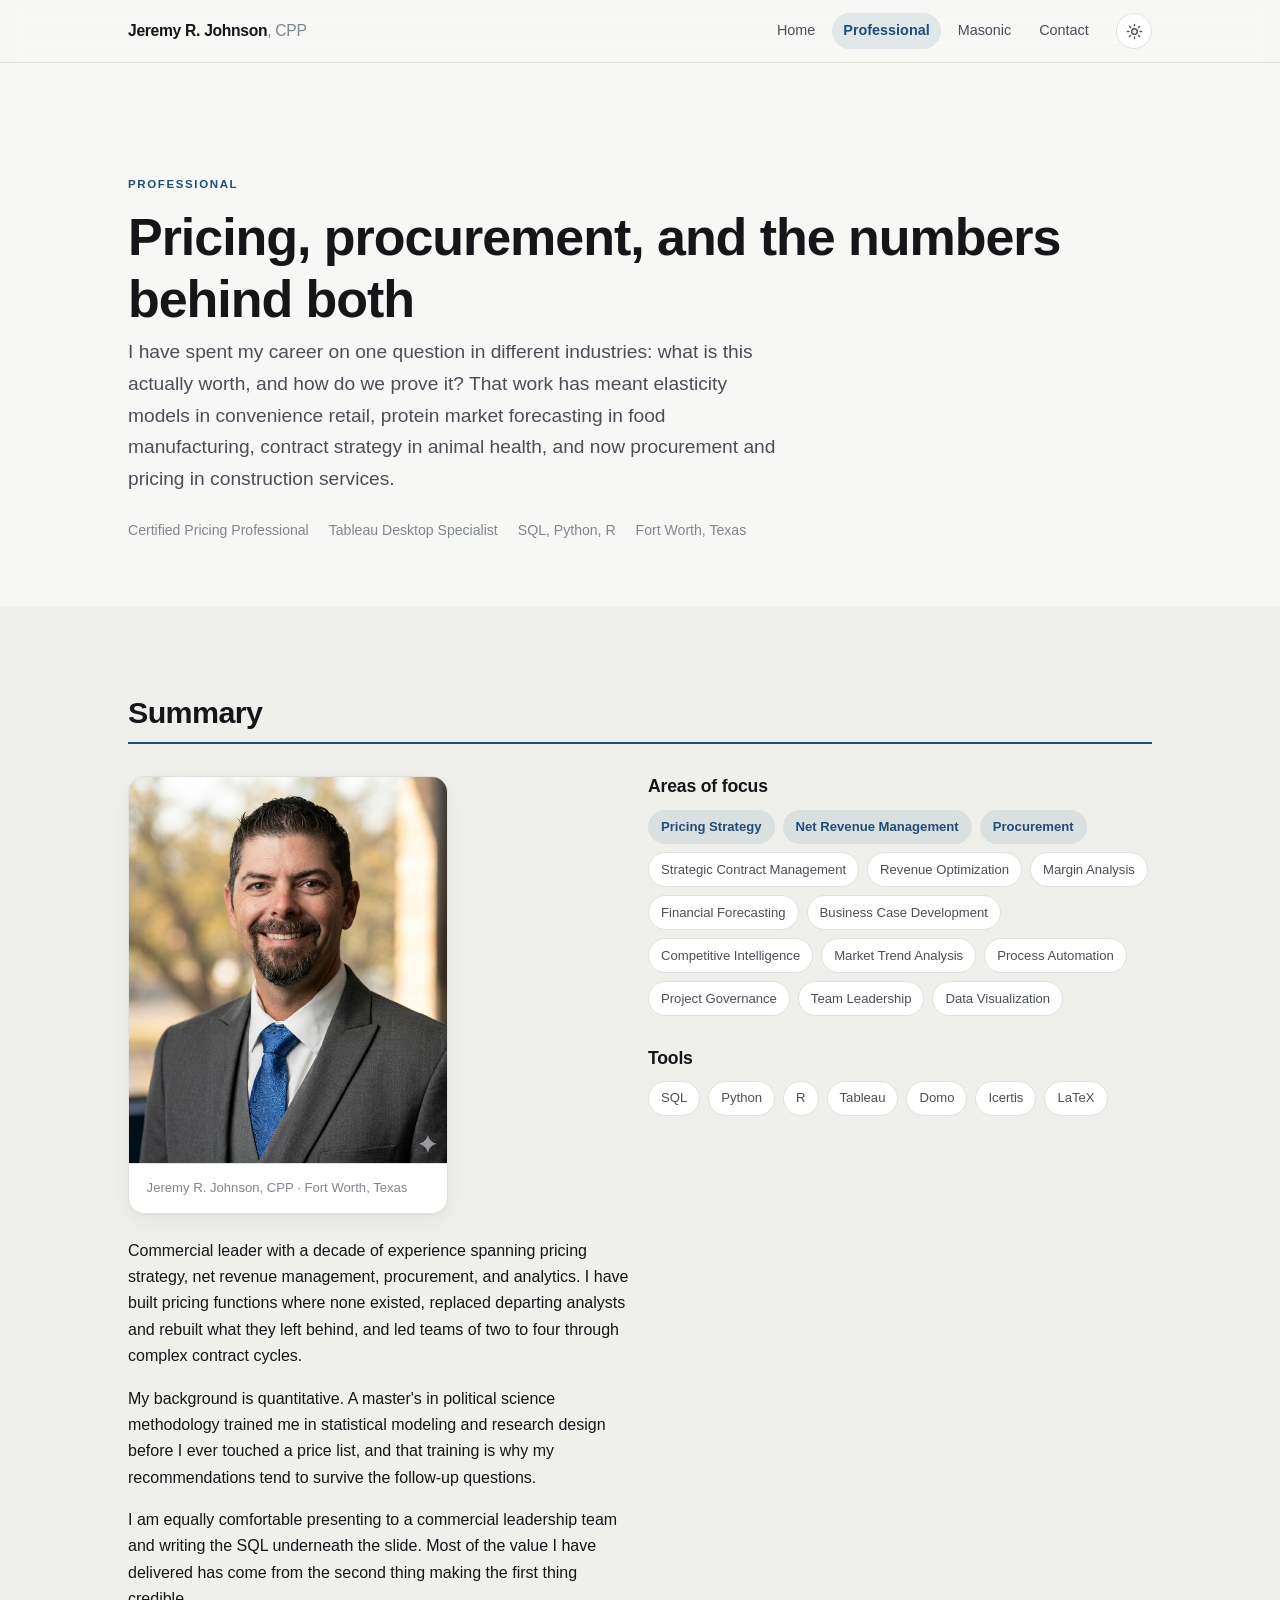
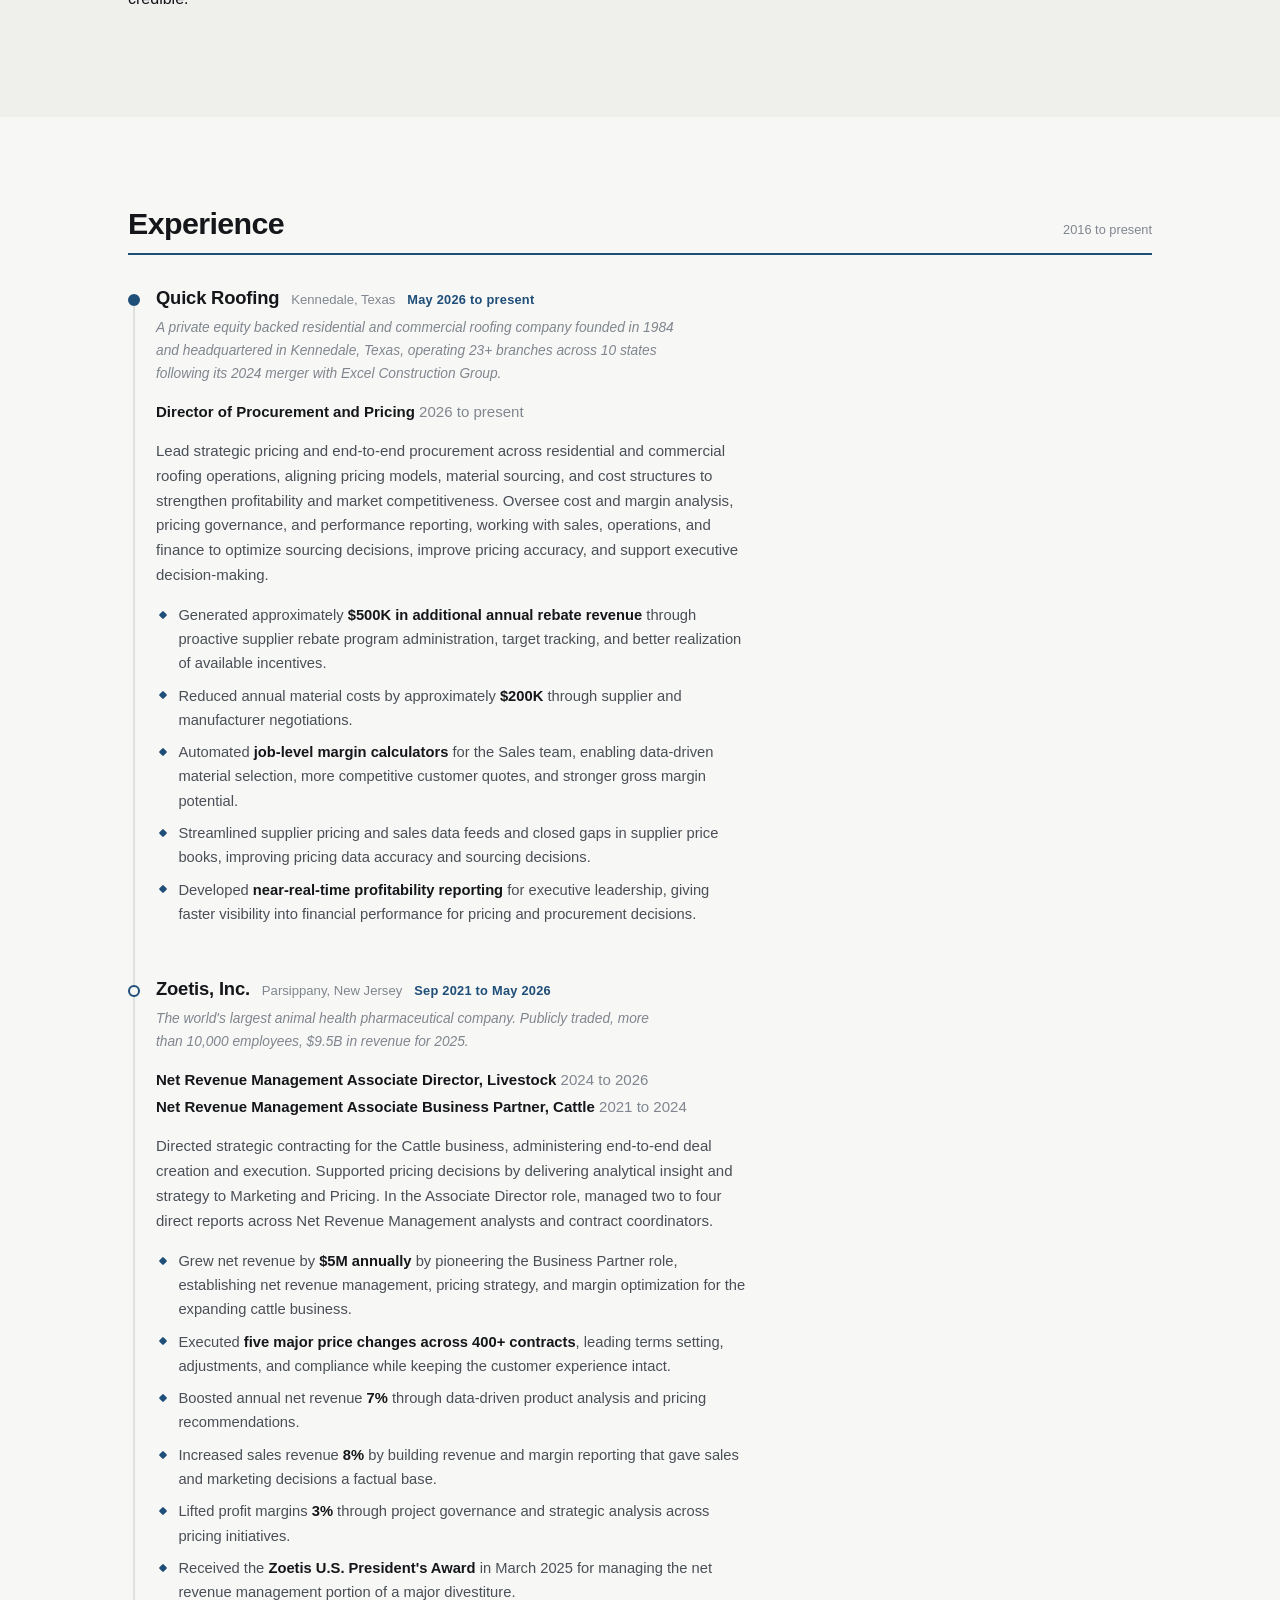
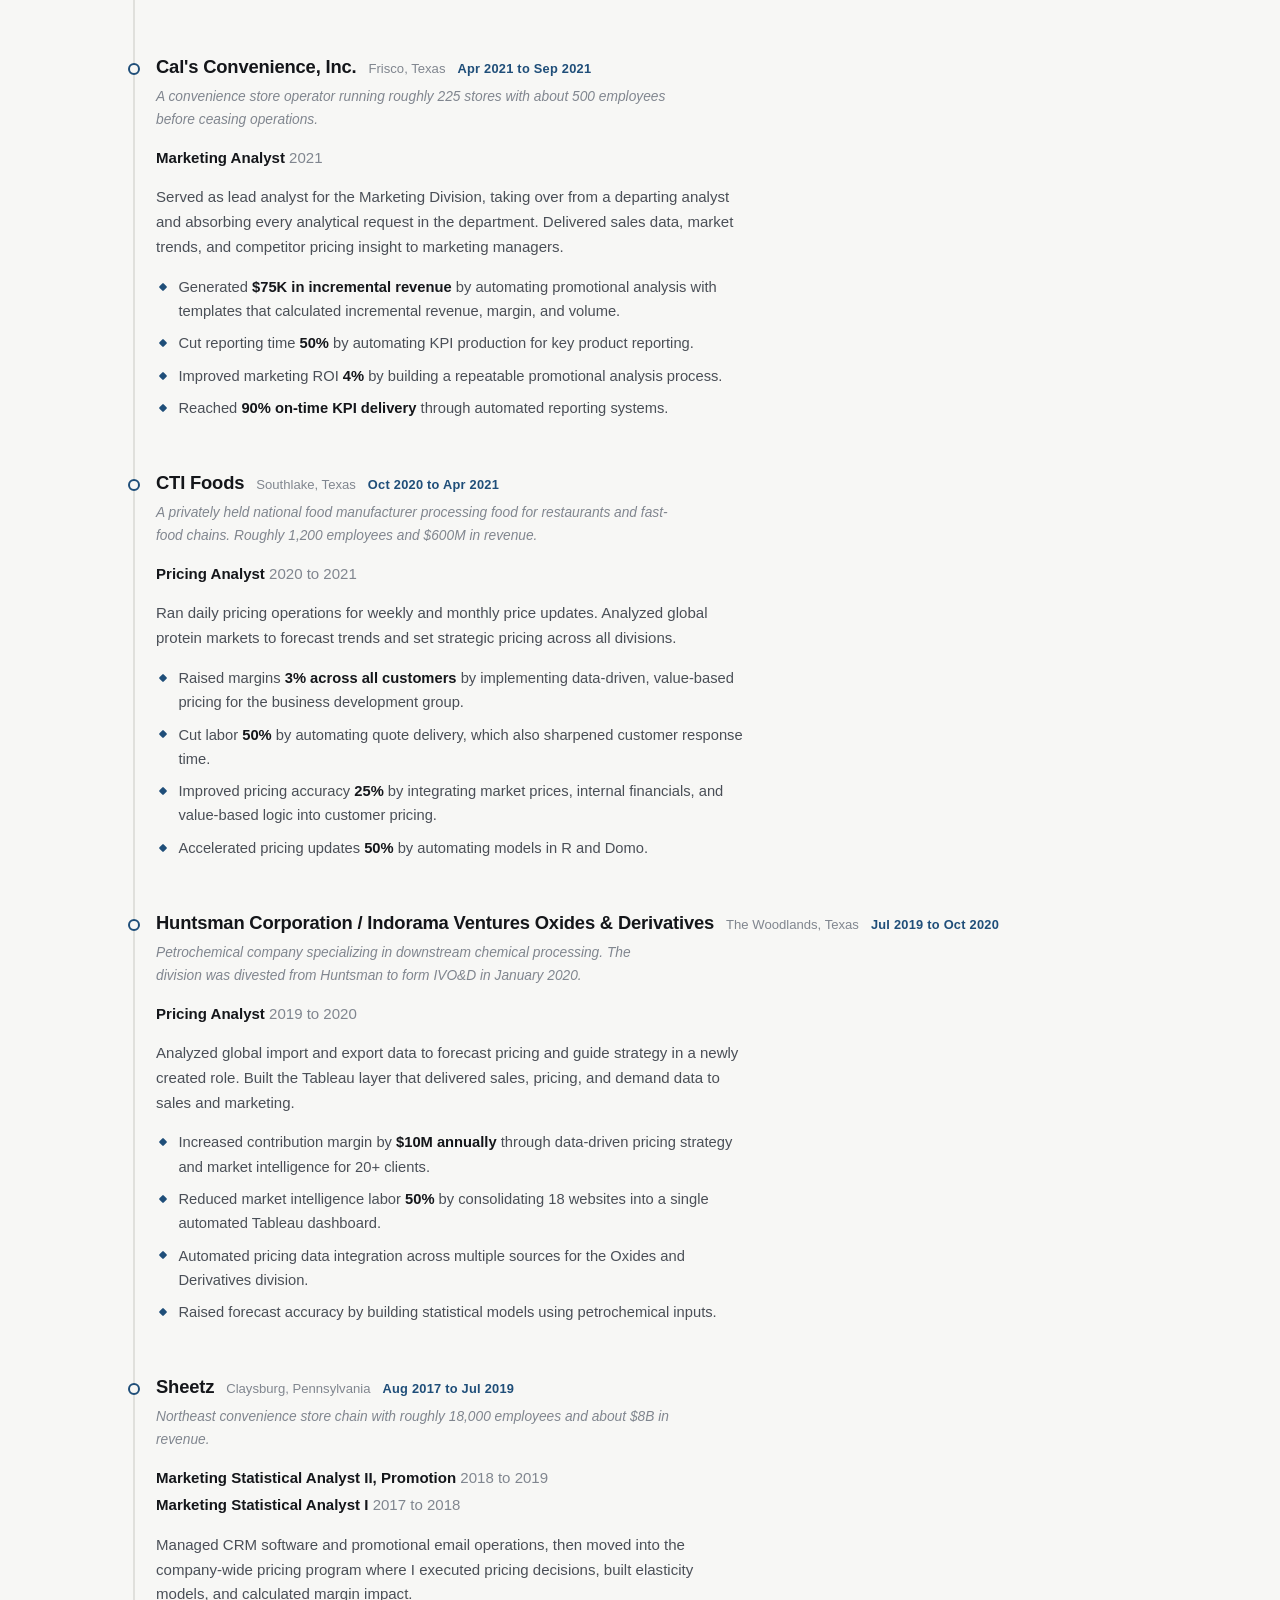
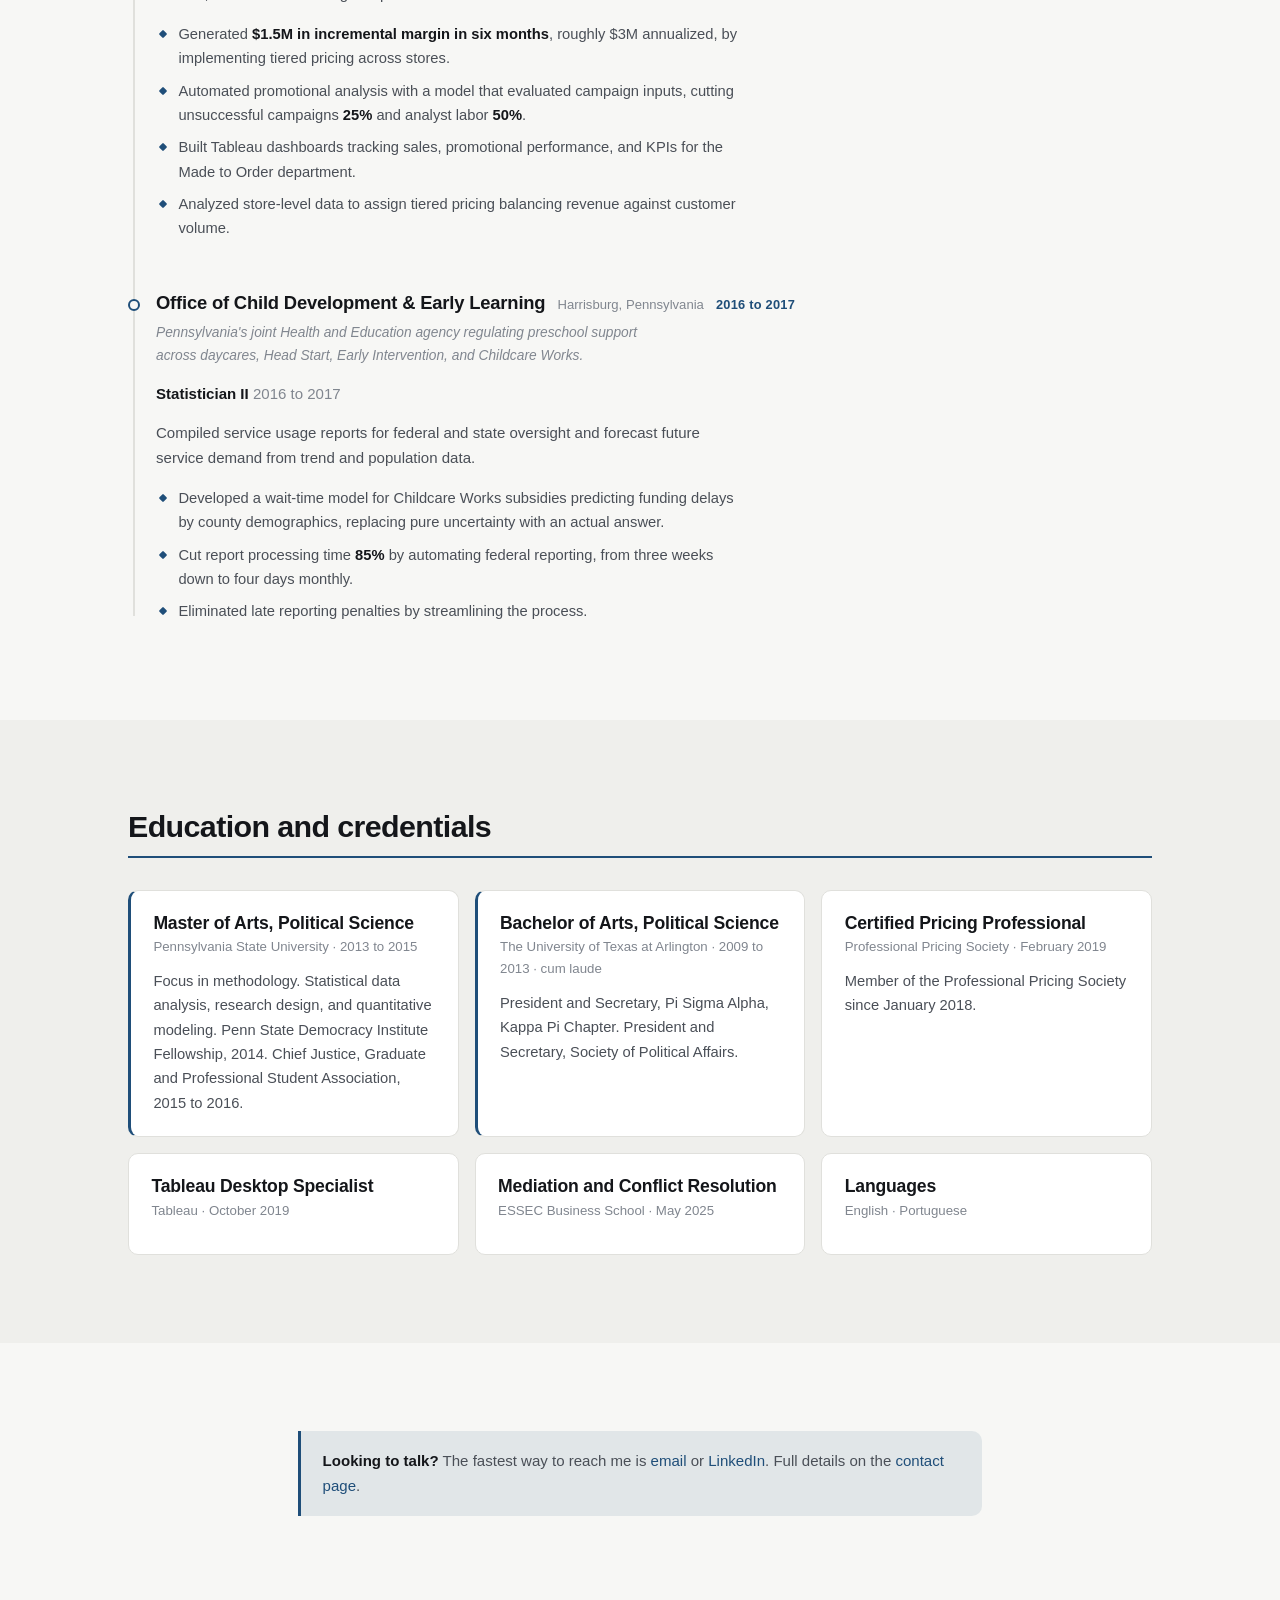
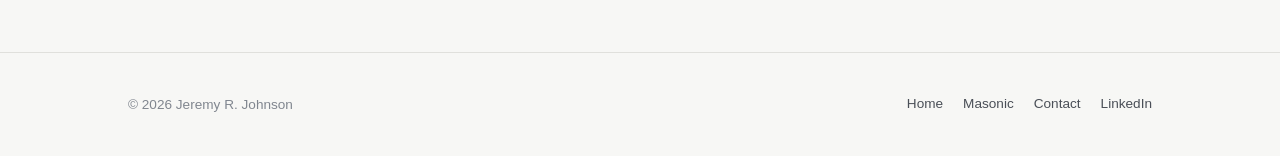
<file: professional.html>
<!DOCTYPE html>
<html lang="en" data-theme="light">
<head>
<meta charset="utf-8">
<meta name="viewport" content="width=device-width, initial-scale=1">
<title>Professional | Jeremy R. Johnson, CPP</title>
<meta name="description" content="Career background of Jeremy R. Johnson, CPP. Director of Procurement and Pricing at Quick Roofing. Pricing strategy, revenue management, data analytics, and strategic contract management.">
<meta name="theme-color" content="#f7f7f5" media="(prefers-color-scheme: light)">
<meta name="theme-color" content="#0e1013" media="(prefers-color-scheme: dark)">
<link rel="icon" href="assets/img/favicon.svg" type="image/svg+xml">
<link rel="icon" href="assets/img/favicon-32.png" sizes="32x32" type="image/png">
<link rel="apple-touch-icon" href="assets/img/apple-touch-icon.png">
<meta property="og:type" content="profile">
<meta property="og:title" content="Professional | Jeremy R. Johnson, CPP">
<meta property="og:description" content="Career background of Jeremy R. Johnson, CPP. Director of Procurement and Pricing at Quick Roofing. Pricing strategy, revenue management, data analytics, and strategic contract management.">
<link rel="canonical" href="https://jeremyrjohnson.com/professional.html">
<meta property="og:url" content="https://jeremyrjohnson.com/professional.html">
<meta property="og:site_name" content="Jeremy R. Johnson">
<meta property="og:locale" content="en_US">
<meta property="og:image" content="https://jeremyrjohnson.com/assets/img/og-image.png">
<meta property="og:image:width" content="1200">
<meta property="og:image:height" content="630">
<meta property="og:image:alt" content="Jeremy R. Johnson, CPP, Certified Pricing Professional and Director of Procurement and Pricing, Fort Worth, Texas.">
<meta name="twitter:card" content="summary_large_image">
<meta name="twitter:title" content="Professional | Jeremy R. Johnson, CPP">
<link rel="stylesheet" href="assets/style.css">
<script>
  (function () {
    document.documentElement.classList.add("js");
    try {
      var t = localStorage.getItem("jrj-theme");
      if (!t) t = window.matchMedia("(prefers-color-scheme: dark)").matches ? "dark" : "light";
      document.documentElement.setAttribute("data-theme", t);
    } catch (e) {}
  })();
</script>
</head>
<body data-section="professional">
<a class="skip-link" href="#main">Skip to content</a>

<header class="site-header">
  <div class="wrap site-header__inner">
    <a class="brand" href="index.html">Jeremy R. Johnson<span>, CPP</span></a>
    <button class="icon-btn nav-toggle" type="button" aria-expanded="false" aria-controls="primary-nav" aria-label="Toggle navigation">
      <svg viewBox="0 0 24 24" fill="none" stroke="currentColor" stroke-width="2" stroke-linecap="round" aria-hidden="true"><path d="M3 6h18M3 12h18M3 18h18"/></svg>
    </button>
    <nav class="nav" id="primary-nav" data-open="false" aria-label="Primary">
      <a href="index.html">Home</a>
      <a href="professional.html" aria-current="page">Professional</a>
      <a href="masonic.html">Masonic</a>
      <a href="contact.html">Contact</a>
    </nav>
    <button class="icon-btn theme-toggle" type="button" aria-pressed="false" aria-label="Switch to dark theme">
      <svg class="sun" viewBox="0 0 24 24" fill="none" stroke="currentColor" stroke-width="2" stroke-linecap="round" aria-hidden="true"><circle cx="12" cy="12" r="4"/><path d="M12 2v2M12 20v2M4.9 4.9l1.4 1.4M17.7 17.7l1.4 1.4M2 12h2M20 12h2M4.9 19.1l1.4-1.4M17.7 6.3l1.4-1.4"/></svg>
      <svg class="moon" viewBox="0 0 24 24" fill="none" stroke="currentColor" stroke-width="2" stroke-linecap="round" stroke-linejoin="round" aria-hidden="true"><path d="M21 12.8A9 9 0 1111.2 3a7 7 0 009.8 9.8z"/></svg>
    </button>
  </div>
</header>

<main id="main">

  <!-- ================= HERO ================= -->
  <section class="hero">
    <div class="wrap">
      <p class="eyebrow">Professional</p>
      <h1>Pricing, procurement, and the numbers behind both</h1>
      <p class="lede">
        I have spent my career on one question in different industries: what is this
        actually worth, and how do we prove it? That work has meant elasticity models
        in convenience retail, protein market forecasting in food manufacturing,
        contract strategy in animal health, and now procurement and pricing in
        construction services.
      </p>
      <div class="meta">
        <span>Certified Pricing Professional</span>
        <span>Tableau Desktop Specialist</span>
        <span>SQL, Python, R</span>
        <span>Fort Worth, Texas</span>
      </div>
    </div>
  </section>

  <!-- ================= SUMMARY ================= -->
  <section class="section section--sunken">
    <div class="wrap">
      <div class="section-head"><h2>Summary</h2></div>
      <div class="grid grid--2">
        <div class="reveal">
          <figure class="portrait-card">
            <img src="assets/img/portrait-600.jpg" width="600" height="727"
                 loading="lazy" decoding="async"
                 alt="Portrait of Jeremy R. Johnson">
            <figcaption class="cap">Jeremy R. Johnson, CPP &middot; Fort Worth, Texas</figcaption>
          </figure>
          <p>
            Commercial leader with a decade of experience spanning pricing strategy,
            net revenue management, procurement, and analytics. I have built pricing
            functions where none existed, replaced departing analysts and rebuilt what
            they left behind, and led teams of two to four through complex contract
            cycles.
          </p>
          <p>
            My background is quantitative. A master's in political science methodology
            trained me in statistical modeling and research design before I ever
            touched a price list, and that training is why my recommendations tend to
            survive the follow-up questions.
          </p>
          <p>
            I am equally comfortable presenting to a commercial leadership team and
            writing the SQL underneath the slide. Most of the value I have delivered
            has come from the second thing making the first thing credible.
          </p>
        </div>
        <div class="reveal">
          <h3>Areas of focus</h3>
          <ul class="chips chips--spaced">
            <li class="chip chip--accent">Pricing Strategy</li>
            <li class="chip chip--accent">Net Revenue Management</li>
            <li class="chip chip--accent">Procurement</li>
            <li class="chip">Strategic Contract Management</li>
            <li class="chip">Revenue Optimization</li>
            <li class="chip">Margin Analysis</li>
            <li class="chip">Financial Forecasting</li>
            <li class="chip">Business Case Development</li>
            <li class="chip">Competitive Intelligence</li>
            <li class="chip">Market Trend Analysis</li>
            <li class="chip">Process Automation</li>
            <li class="chip">Project Governance</li>
            <li class="chip">Team Leadership</li>
            <li class="chip">Data Visualization</li>
          </ul>

          <h3 class="spaced-top">Tools</h3>
          <ul class="chips chips--spaced">
            <li class="chip">SQL</li>
            <li class="chip">Python</li>
            <li class="chip">R</li>
            <li class="chip">Tableau</li>
            <li class="chip">Domo</li>
            <li class="chip">Icertis</li>
            <li class="chip">LaTeX</li>
          </ul>
        </div>
      </div>
    </div>
  </section>

  <!-- ================= EXPERIENCE ================= -->
  <section class="section">
    <div class="wrap">
      <div class="section-head">
        <h2>Experience</h2>
        <span class="count">2016 to present</span>
      </div>

      <div class="timeline">

        <!-- Quick Roofing -->
        <article class="tl-item tl-item--current reveal">
          <div class="tl-org">
            <h3>Quick Roofing</h3>
            <span class="loc">Kennedale, Texas</span>
            <span class="tl-dates">May 2026 to present</span>
          </div>
          <p class="tl-about">
            A private equity backed residential and commercial roofing company founded
            in 1984 and headquartered in Kennedale, Texas, operating 23+ branches across
            10 states following its 2024 merger with Excel Construction Group.
          </p>
          <ul class="tl-roles">
            <li>Director of Procurement and Pricing <span class="yr">2026 to present</span></li>
          </ul>
          <p class="tl-summary">
            Lead strategic pricing and end-to-end procurement across residential and
            commercial roofing operations, aligning pricing models, material sourcing,
            and cost structures to strengthen profitability and market competitiveness.
            Oversee cost and margin analysis, pricing governance, and performance
            reporting, working with sales, operations, and finance to optimize sourcing
            decisions, improve pricing accuracy, and support executive decision-making.
          </p>
          <ul class="wins">
            <li>Generated approximately <b>$500K in additional annual rebate revenue</b> through proactive supplier rebate program administration, target tracking, and better realization of available incentives.</li>
            <li>Reduced annual material costs by approximately <b>$200K</b> through supplier and manufacturer negotiations.</li>
            <li>Automated <b>job-level margin calculators</b> for the Sales team, enabling data-driven material selection, more competitive customer quotes, and stronger gross margin potential.</li>
            <li>Streamlined supplier pricing and sales data feeds and closed gaps in supplier price books, improving pricing data accuracy and sourcing decisions.</li>
            <li>Developed <b>near-real-time profitability reporting</b> for executive leadership, giving faster visibility into financial performance for pricing and procurement decisions.</li>
          </ul>
        </article>

        <!-- Zoetis -->
        <article class="tl-item reveal">
          <div class="tl-org">
            <h3>Zoetis, Inc.</h3>
            <span class="loc">Parsippany, New Jersey</span>
            <span class="tl-dates">Sep 2021 to May 2026</span>
          </div>
          <p class="tl-about">
            The world's largest animal health pharmaceutical company. Publicly traded,
            more than 10,000 employees, $9.5B in revenue for 2025.
          </p>
          <ul class="tl-roles">
            <li>Net Revenue Management Associate Director, Livestock <span class="yr">2024 to 2026</span></li>
            <li>Net Revenue Management Associate Business Partner, Cattle <span class="yr">2021 to 2024</span></li>
          </ul>
          <p class="tl-summary">
            Directed strategic contracting for the Cattle business, administering
            end-to-end deal creation and execution. Supported pricing decisions by
            delivering analytical insight and strategy to Marketing and Pricing. In the
            Associate Director role, managed two to four direct reports across Net Revenue
            Management analysts and contract coordinators.
          </p>
          <ul class="wins">
            <li>Grew net revenue by <b>$5M annually</b> by pioneering the Business Partner role, establishing net revenue management, pricing strategy, and margin optimization for the expanding cattle business.</li>
            <li>Executed <b>five major price changes across 400+ contracts</b>, leading terms setting, adjustments, and compliance while keeping the customer experience intact.</li>
            <li>Boosted annual net revenue <b>7%</b> through data-driven product analysis and pricing recommendations.</li>
            <li>Increased sales revenue <b>8%</b> by building revenue and margin reporting that gave sales and marketing decisions a factual base.</li>
            <li>Lifted profit margins <b>3%</b> through project governance and strategic analysis across pricing initiatives.</li>
            <li>Received the <b>Zoetis U.S. President's Award</b> in March 2025 for managing the net revenue management portion of a major divestiture.</li>
          </ul>
        </article>

        <!-- Cal's -->
        <article class="tl-item reveal">
          <div class="tl-org">
            <h3>Cal's Convenience, Inc.</h3>
            <span class="loc">Frisco, Texas</span>
            <span class="tl-dates">Apr 2021 to Sep 2021</span>
          </div>
          <p class="tl-about">
            A convenience store operator running roughly 225 stores with about 500
            employees before ceasing operations.
          </p>
          <ul class="tl-roles">
            <li>Marketing Analyst <span class="yr">2021</span></li>
          </ul>
          <p class="tl-summary">
            Served as lead analyst for the Marketing Division, taking over from a
            departing analyst and absorbing every analytical request in the department.
            Delivered sales data, market trends, and competitor pricing insight to
            marketing managers.
          </p>
          <ul class="wins">
            <li>Generated <b>$75K in incremental revenue</b> by automating promotional analysis with templates that calculated incremental revenue, margin, and volume.</li>
            <li>Cut reporting time <b>50%</b> by automating KPI production for key product reporting.</li>
            <li>Improved marketing ROI <b>4%</b> by building a repeatable promotional analysis process.</li>
            <li>Reached <b>90% on-time KPI delivery</b> through automated reporting systems.</li>
          </ul>
        </article>

        <!-- CTI -->
        <article class="tl-item reveal">
          <div class="tl-org">
            <h3>CTI Foods</h3>
            <span class="loc">Southlake, Texas</span>
            <span class="tl-dates">Oct 2020 to Apr 2021</span>
          </div>
          <p class="tl-about">
            A privately held national food manufacturer processing food for restaurants
            and fast-food chains. Roughly 1,200 employees and $600M in revenue.
          </p>
          <ul class="tl-roles">
            <li>Pricing Analyst <span class="yr">2020 to 2021</span></li>
          </ul>
          <p class="tl-summary">
            Ran daily pricing operations for weekly and monthly price updates. Analyzed
            global protein markets to forecast trends and set strategic pricing across
            all divisions.
          </p>
          <ul class="wins">
            <li>Raised margins <b>3% across all customers</b> by implementing data-driven, value-based pricing for the business development group.</li>
            <li>Cut labor <b>50%</b> by automating quote delivery, which also sharpened customer response time.</li>
            <li>Improved pricing accuracy <b>25%</b> by integrating market prices, internal financials, and value-based logic into customer pricing.</li>
            <li>Accelerated pricing updates <b>50%</b> by automating models in R and Domo.</li>
          </ul>
        </article>

        <!-- Huntsman -->
        <article class="tl-item reveal">
          <div class="tl-org">
            <h3>Huntsman Corporation / Indorama Ventures Oxides &amp; Derivatives</h3>
            <span class="loc">The Woodlands, Texas</span>
            <span class="tl-dates">Jul 2019 to Oct 2020</span>
          </div>
          <p class="tl-about">
            Petrochemical company specializing in downstream chemical processing. The
            division was divested from Huntsman to form IVO&amp;D in January 2020.
          </p>
          <ul class="tl-roles">
            <li>Pricing Analyst <span class="yr">2019 to 2020</span></li>
          </ul>
          <p class="tl-summary">
            Analyzed global import and export data to forecast pricing and guide strategy
            in a newly created role. Built the Tableau layer that delivered sales,
            pricing, and demand data to sales and marketing.
          </p>
          <ul class="wins">
            <li>Increased contribution margin by <b>$10M annually</b> through data-driven pricing strategy and market intelligence for 20+ clients.</li>
            <li>Reduced market intelligence labor <b>50%</b> by consolidating 18 websites into a single automated Tableau dashboard.</li>
            <li>Automated pricing data integration across multiple sources for the Oxides and Derivatives division.</li>
            <li>Raised forecast accuracy by building statistical models using petrochemical inputs.</li>
          </ul>
        </article>

        <!-- Sheetz -->
        <article class="tl-item reveal">
          <div class="tl-org">
            <h3>Sheetz</h3>
            <span class="loc">Claysburg, Pennsylvania</span>
            <span class="tl-dates">Aug 2017 to Jul 2019</span>
          </div>
          <p class="tl-about">
            Northeast convenience store chain with roughly 18,000 employees and about
            $8B in revenue.
          </p>
          <ul class="tl-roles">
            <li>Marketing Statistical Analyst II, Promotion <span class="yr">2018 to 2019</span></li>
            <li>Marketing Statistical Analyst I <span class="yr">2017 to 2018</span></li>
          </ul>
          <p class="tl-summary">
            Managed CRM software and promotional email operations, then moved into the
            company-wide pricing program where I executed pricing decisions, built
            elasticity models, and calculated margin impact.
          </p>
          <ul class="wins">
            <li>Generated <b>$1.5M in incremental margin in six months</b>, roughly $3M annualized, by implementing tiered pricing across stores.</li>
            <li>Automated promotional analysis with a model that evaluated campaign inputs, cutting unsuccessful campaigns <b>25%</b> and analyst labor <b>50%</b>.</li>
            <li>Built Tableau dashboards tracking sales, promotional performance, and KPIs for the Made to Order department.</li>
            <li>Analyzed store-level data to assign tiered pricing balancing revenue against customer volume.</li>
          </ul>
        </article>

        <!-- OCDEL -->
        <article class="tl-item reveal">
          <div class="tl-org">
            <h3>Office of Child Development &amp; Early Learning</h3>
            <span class="loc">Harrisburg, Pennsylvania</span>
            <span class="tl-dates">2016 to 2017</span>
          </div>
          <p class="tl-about">
            Pennsylvania's joint Health and Education agency regulating preschool support
            across daycares, Head Start, Early Intervention, and Childcare Works.
          </p>
          <ul class="tl-roles">
            <li>Statistician II <span class="yr">2016 to 2017</span></li>
          </ul>
          <p class="tl-summary">
            Compiled service usage reports for federal and state oversight and forecast
            future service demand from trend and population data.
          </p>
          <ul class="wins">
            <li>Developed a wait-time model for Childcare Works subsidies predicting funding delays by county demographics, replacing pure uncertainty with an actual answer.</li>
            <li>Cut report processing time <b>85%</b> by automating federal reporting, from three weeks down to four days monthly.</li>
            <li>Eliminated late reporting penalties by streamlining the process.</li>
          </ul>
        </article>

      </div>
    </div>
  </section>

  <!-- ================= EDUCATION & CREDENTIALS ================= -->
  <section class="section section--sunken">
    <div class="wrap">
      <div class="section-head"><h2>Education and credentials</h2></div>

      <div class="grid grid--2">
        <div class="card card--accent reveal">
          <h3>Master of Arts, Political Science</h3>
          <p class="where">Pennsylvania State University &middot; 2013 to 2015</p>
          <p class="card-note">
            Focus in methodology. Statistical data analysis, research design, and
            quantitative modeling. Penn State Democracy Institute Fellowship, 2014.
            Chief Justice, Graduate and Professional Student Association, 2015 to 2016.
          </p>
        </div>

        <div class="card card--accent reveal">
          <h3>Bachelor of Arts, Political Science</h3>
          <p class="where">The University of Texas at Arlington &middot; 2009 to 2013 &middot; cum laude</p>
          <p class="card-note">
            President and Secretary, Pi Sigma Alpha, Kappa Pi Chapter. President and
            Secretary, Society of Political Affairs.
          </p>
        </div>

        <div class="card reveal">
          <h3>Certified Pricing Professional</h3>
          <p class="where">Professional Pricing Society &middot; February 2019</p>
          <p class="card-note">
            Member of the Professional Pricing Society since January 2018.
          </p>
        </div>

        <div class="card reveal">
          <h3>Tableau Desktop Specialist</h3>
          <p class="where">Tableau &middot; October 2019</p>
        </div>

        <div class="card reveal">
          <h3>Mediation and Conflict Resolution</h3>
          <p class="where">ESSEC Business School &middot; May 2025</p>
        </div>

        <div class="card reveal">
          <h3>Languages</h3>
          <p class="where">English &middot; Portuguese</p>
        </div>
      </div>
    </div>
  </section>

  <!-- ================= CTA ================= -->
  <section class="section">
    <div class="wrap wrap--narrow">
      <div class="callout reveal">
        <p>
          <strong>Looking to talk?</strong> The fastest way to reach me is
          <a href="mailto:jrjohnson0821@gmail.com">email</a> or
          <a href="https://www.linkedin.com/in/johnsonjeremyr" target="_blank" rel="noopener">LinkedIn</a>.
          Full details on the <a href="contact.html">contact page</a>.
        </p>
      </div>
    </div>
  </section>

</main>

<footer class="site-footer">
  <div class="wrap site-footer__inner">
    <div>&copy; <span id="yr">2026</span> Jeremy R. Johnson</div>
    <nav aria-label="Footer">
      <a href="index.html">Home</a>
      <a href="masonic.html">Masonic</a>
      <a href="contact.html">Contact</a>
      <a href="https://www.linkedin.com/in/johnsonjeremyr" target="_blank" rel="noopener">LinkedIn</a>
    </nav>
  </div>
</footer>

<script src="assets/main.js"></script>
<script>document.getElementById("yr").textContent = new Date().getFullYear();</script>
<!-- Cloudflare Web Analytics -->
<script type="module" src="https://static.cloudflareinsights.com/beacon.min.js" data-cf-beacon='{"token": "6a4379e4a9ab488b885fd72789308b32"}'></script>
<!-- End Cloudflare Web Analytics -->
</body>
</html>
</file>
<file: assets/style.css>
/* ==========================================================================
   Jeremy R. Johnson - Personal Site
   Design system: modern, clean, near-black on off-white, one accent per section
   ========================================================================== */

/* ---------- Tokens ---------- */
:root {
  --bg:            #f7f7f5;
  --bg-raised:     #ffffff;
  --bg-sunken:     #efefec;
  --ink:           #14161a;
  --ink-soft:      #4a4f57;
  --ink-faint:     #80868f;
  --rule:          #e0e0dc;
  --rule-strong:   #c9c9c4;

  --accent:        #1f4e79;   /* default / professional */
  --accent-soft:   rgba(31, 78, 121, 0.10);
  --accent-ink:    #ffffff;

  --max:           1120px;
  --gutter:        clamp(1.25rem, 4vw, 3rem);

  /* System UI stack. No webfont is loaded on purpose, so there is no
     network request and no flash of fallback text. */
  --font-sans: -apple-system, BlinkMacSystemFont, "Segoe UI", Roboto,
               "Helvetica Neue", Arial, sans-serif;
  --font-mono: ui-monospace, SFMono-Regular, "SF Mono", Menlo, Consolas, monospace;

  --radius:  10px;
  --radius-lg: 16px;
  --shadow: 0 1px 2px rgba(20, 22, 26, 0.04), 0 8px 24px rgba(20, 22, 26, 0.05);

  --speed: 180ms;
  --speed-slow: 500ms;
}

/* Section accents */
[data-section="professional"] {
  --accent:      #1f4e79;
  --accent-soft: rgba(31, 78, 121, 0.10);
}
[data-section="masonic"] {
  --accent:      #8a6d1f;
  --accent-soft: rgba(138, 109, 31, 0.12);
}

/* ---------- Dark theme ---------- */
html[data-theme="dark"] {
  --bg:            #0e1013;
  --bg-raised:     #16191e;
  --bg-sunken:     #1c2027;
  --ink:           #eceef1;
  --ink-soft:      #a6acb6;
  --ink-faint:     #6f767f;
  --rule:          #262b33;
  --rule-strong:   #363d47;
  --shadow: 0 1px 2px rgba(0, 0, 0, 0.4), 0 8px 24px rgba(0, 0, 0, 0.35);
}
/* Fallback for anything outside a [data-section] subtree. The two rules that
   follow are more specific, so they win wherever a section is declared. */
html[data-theme="dark"] { --accent: #6ea8dc; --accent-ink: #0e1013; }
html[data-theme="dark"] [data-section="professional"] {
  --accent:      #6ea8dc;
  --accent-soft: rgba(110, 168, 220, 0.14);
  --accent-ink:  #0e1013;
}
html[data-theme="dark"] [data-section="masonic"] {
  --accent:      #d7b45a;
  --accent-soft: rgba(215, 180, 90, 0.14);
  --accent-ink:  #0e1013;
}

/* ---------- Reset ---------- */
*, *::before, *::after { box-sizing: border-box; }

html {
  -webkit-text-size-adjust: 100%;
  scroll-behavior: smooth;
  /* Clears the sticky header so anchor targets, including the skip link's
     jump to #main, do not land underneath it. */
  scroll-padding-top: 5rem;
}
@media (prefers-reduced-motion: reduce) {
  html { scroll-behavior: auto; }
  *, *::before, *::after {
    animation-duration: 0.01ms !important;
    transition-duration: 0.01ms !important;
  }
}

body {
  margin: 0;
  background: var(--bg);
  color: var(--ink);
  font-family: var(--font-sans);
  font-size: 16px;
  line-height: 1.65;
  -webkit-font-smoothing: antialiased;
  text-rendering: optimizeLegibility;
  transition: background var(--speed) ease, color var(--speed) ease;
}

h1, h2, h3, h4 {
  margin: 0 0 0.5em;
  line-height: 1.2;
  font-weight: 700;
  letter-spacing: -0.02em;
}
h1 { font-size: clamp(2rem, 5vw, 3.25rem); }
h2 { font-size: clamp(1.4rem, 3vw, 1.9rem); }
h3 { font-size: 1.1rem; letter-spacing: -0.01em; }
h4 { font-size: 0.95rem; }

p  { margin: 0 0 1em; }
ul, ol { margin: 0 0 1em; padding-left: 1.15em; }
li { margin-bottom: 0.35em; }

a {
  color: var(--accent);
  text-decoration: none;
  border-bottom: 1px solid transparent;
  transition: border-color var(--speed) ease, color var(--speed) ease;
}
a:hover { border-bottom-color: currentColor; }
a:focus-visible,
button:focus-visible {
  outline: 2px solid var(--accent);
  outline-offset: 3px;
  border-radius: 3px;
}

img { max-width: 100%; height: auto; display: block; }
hr { border: 0; border-top: 1px solid var(--rule); margin: 3rem 0; }

.skip-link {
  position: absolute;
  left: -9999px;
  top: 0;
  background: var(--accent);
  color: var(--accent-ink);
  padding: 0.6rem 1rem;
  z-index: 100;
  border-radius: 0 0 var(--radius) 0;
}
.skip-link:focus { left: 0; }

/* ---------- Layout ---------- */
.wrap {
  width: 100%;
  max-width: var(--max);
  margin-inline: auto;
  padding-inline: var(--gutter);
}
.wrap--narrow { max-width: 780px; }

.section { padding-block: clamp(3rem, 7vw, 5.5rem); }
.section--sunken { background: var(--bg-sunken); }
.section--flush-top { padding-top: 0; }
/* Separates a block from whatever precedes it inside the same column */
.spaced-top { margin-top: 2rem; }

/* Small uppercase label that groups several card grids inside one section */
.subhead {
  margin-bottom: 1rem;
  color: var(--ink-soft);
  font-size: 0.8rem;
  letter-spacing: 0.1em;
  text-transform: uppercase;
}

.section-head {
  display: flex;
  align-items: baseline;
  gap: 1rem;
  margin-bottom: 2rem;
  padding-bottom: 0.75rem;
  border-bottom: 2px solid var(--accent);
}
.section-head h2 { margin: 0; }
.section-head .count {
  margin-left: auto;
  font-size: 0.8rem;
  color: var(--ink-faint);
  font-variant-numeric: tabular-nums;
  white-space: nowrap;
}

.eyebrow {
  font-size: 0.72rem;
  font-weight: 700;
  letter-spacing: 0.14em;
  text-transform: uppercase;
  color: var(--accent);
  margin: 0 0 0.75rem;
}

.lede {
  font-size: clamp(1.05rem, 2vw, 1.2rem);
  color: var(--ink-soft);
  max-width: 62ch;
}

/* ---------- Header / nav ---------- */
.site-header {
  position: sticky;
  top: 0;
  z-index: 50;
  background: var(--bg);
  background: color-mix(in srgb, var(--bg) 88%, transparent);
  backdrop-filter: saturate(160%) blur(12px);
  -webkit-backdrop-filter: saturate(160%) blur(12px);
  border-bottom: 1px solid var(--rule);
}
.site-header__inner {
  display: flex;
  align-items: center;
  gap: 1rem;
  min-height: 62px;
}
.brand {
  font-weight: 700;
  letter-spacing: -0.02em;
  color: var(--ink);
  border: 0;
  font-size: 0.98rem;
  white-space: nowrap;
}
.brand span { color: var(--ink-faint); font-weight: 500; }
.brand:hover { border: 0; color: var(--accent); }

.nav {
  margin-left: auto;
  display: flex;
  align-items: center;
  gap: 0.35rem;
}
.nav a {
  color: var(--ink-soft);
  font-size: 0.9rem;
  font-weight: 500;
  padding: 0.4rem 0.7rem;
  border-radius: 999px;
  border: 0;
  transition: background var(--speed) ease, color var(--speed) ease;
}
.nav a:hover { background: var(--accent-soft); color: var(--accent); border: 0; }
.nav a[aria-current="page"] {
  background: var(--accent-soft);
  color: var(--accent);
  font-weight: 600;
}

.icon-btn {
  display: inline-grid;
  place-items: center;
  width: 36px;
  height: 36px;
  border-radius: 999px;
  border: 1px solid var(--rule);
  background: var(--bg-raised);
  color: var(--ink-soft);
  cursor: pointer;
  padding: 0;
  transition: border-color var(--speed) ease, color var(--speed) ease;
}
.icon-btn:hover { border-color: var(--accent); color: var(--accent); }
.icon-btn svg { width: 17px; height: 17px; }
.theme-toggle .moon { display: none; }
html[data-theme="dark"] .theme-toggle .moon { display: block; }
html[data-theme="dark"] .theme-toggle .sun  { display: none; }

.nav-toggle { display: none; }

@media (max-width: 720px) {
  .nav-toggle { display: inline-grid; }
  .nav {
    position: absolute;
    top: 100%;
    left: 0;
    right: 0;
    flex-direction: column;
    align-items: stretch;
    gap: 0;
    background: var(--bg-raised);
    border-bottom: 1px solid var(--rule);
    padding: 0.5rem var(--gutter) 1rem;
    display: none;
  }
  .nav[data-open="true"] { display: flex; }
  .nav a { padding: 0.7rem 0.8rem; border-radius: var(--radius); }
}

/* ---------- Hero ---------- */
.hero { padding-block: clamp(3.5rem, 10vw, 7rem) clamp(2.5rem, 6vw, 4rem); }
.hero--split {
  display: grid;
  grid-template-columns: minmax(0, 1fr) auto;
  gap: clamp(1.5rem, 5vw, 4rem);
  align-items: center;
}
.hero--split .portrait {
  width: clamp(150px, 22vw, 230px);
  aspect-ratio: 1;
  border-radius: 50%;
  object-fit: cover;
  object-position: 50% 22%;
  border: 3px solid var(--bg-raised);
  box-shadow: var(--shadow), 0 0 0 1px var(--rule);
}
@media (max-width: 640px) {
  .hero--split { grid-template-columns: 1fr; }
  .hero--split .portrait { order: -1; width: 130px; }
}

.portrait-card {
  margin: 0 0 1.5rem;
  border-radius: var(--radius-lg);
  overflow: hidden;
  border: 1px solid var(--rule);
  background: var(--bg-raised);
  box-shadow: var(--shadow);
  max-width: 320px;
}
.portrait-card img { width: 100%; display: block; }
.portrait-card .cap {
  padding: 0.85rem 1.1rem;
  font-size: 0.82rem;
  color: var(--ink-faint);
  border-top: 1px solid var(--rule);
}
.hero h1 { margin-bottom: 0.35rem; }
.hero .tagline {
  font-size: clamp(1rem, 2.4vw, 1.35rem);
  color: var(--accent);
  font-weight: 600;
  margin-bottom: 1.25rem;
  letter-spacing: -0.01em;
}
.hero .meta {
  display: flex;
  flex-wrap: wrap;
  gap: 0.5rem 1.25rem;
  font-size: 0.88rem;
  color: var(--ink-faint);
  margin-top: 1.5rem;
}
.hero .meta span { display: inline-flex; align-items: center; gap: 0.4rem; }

/* ---------- Door cards (home) ---------- */
.doors {
  display: grid;
  grid-template-columns: repeat(auto-fit, minmax(300px, 1fr));
  gap: 1.25rem;
}
.door {
  display: flex;
  flex-direction: column;
  background: var(--bg-raised);
  border: 1px solid var(--rule);
  border-radius: var(--radius-lg);
  padding: clamp(1.5rem, 3vw, 2.25rem);
  border-bottom: 3px solid var(--accent);
  color: inherit;
  transition: transform var(--speed) ease, box-shadow var(--speed) ease,
              border-color var(--speed) ease;
}
.door:hover {
  transform: translateY(-3px);
  box-shadow: var(--shadow);
  border-color: var(--rule-strong);
  border-bottom-color: var(--accent);
}
.door h2 { font-size: 1.35rem; margin-bottom: 0.5rem; }
.door p { color: var(--ink-soft); font-size: 0.95rem; }
.door ul {
  list-style: none;
  padding: 0;
  margin: 0.5rem 0 1.5rem;
  font-size: 0.88rem;
  color: var(--ink-faint);
}
.door ul li {
  padding-left: 1.1rem;
  position: relative;
  margin-bottom: 0.3rem;
}
.door ul li::before {
  content: "";
  position: absolute;
  left: 0;
  top: 0.62em;
  width: 5px;
  height: 5px;
  border-radius: 999px;
  background: var(--accent);
}
.door .go {
  margin-top: auto;
  font-weight: 600;
  font-size: 0.9rem;
  color: var(--accent);
  display: inline-flex;
  align-items: center;
  gap: 0.4rem;
}
.door:hover .go .arr { transform: translateX(4px); }
.door .go .arr { transition: transform var(--speed) ease; }

/* ---------- Stat strip ---------- */
.stats {
  display: grid;
  grid-template-columns: repeat(auto-fit, minmax(150px, 1fr));
  gap: 1px;
  background: var(--rule);
  border: 1px solid var(--rule);
  border-radius: var(--radius-lg);
  overflow: hidden;
}
.stat {
  background: var(--bg-raised);
  padding: 1.4rem 1.25rem;
}
.stat .num {
  font-size: clamp(1.5rem, 3.5vw, 2.1rem);
  font-weight: 700;
  letter-spacing: -0.03em;
  color: var(--accent);
  line-height: 1.1;
  font-variant-numeric: tabular-nums;
}
.stat .src {
  font-size: 0.72rem;
  color: var(--ink-faint);
  opacity: 0.75;
  margin-top: 0.5rem;
}
.stat .label {
  font-size: 0.78rem;
  color: var(--ink-faint);
  text-transform: uppercase;
  letter-spacing: 0.07em;
  margin-top: 0.3rem;
  font-weight: 600;
}

/* ---------- Chips ---------- */
.chips { display: flex; flex-wrap: wrap; gap: 0.5rem; padding: 0; margin: 0; list-style: none; }
/* Chip list that sits directly under its own heading */
.chips--spaced { margin-top: 0.75rem; }
.chip {
  font-size: 0.82rem;
  font-weight: 500;
  padding: 0.35rem 0.75rem;
  border-radius: 999px;
  background: var(--bg-raised);
  border: 1px solid var(--rule);
  color: var(--ink-soft);
  margin: 0;
}
.chip--accent {
  background: var(--accent-soft);
  border-color: transparent;
  color: var(--accent);
  font-weight: 600;
}

/* ---------- Timeline (experience) ---------- */
.timeline { position: relative; padding-left: 1.75rem; }
.timeline::before {
  content: "";
  position: absolute;
  left: 5px;
  top: 8px;
  bottom: 8px;
  width: 2px;
  background: var(--rule);
}
.tl-item { position: relative; padding-bottom: 2.75rem; }
.tl-item:last-child { padding-bottom: 0; }
.tl-item::before {
  content: "";
  position: absolute;
  left: -1.75rem;
  top: 7px;
  width: 12px;
  height: 12px;
  border-radius: 999px;
  background: var(--bg);
  border: 2px solid var(--accent);
}
.tl-item--current::before { background: var(--accent); }

.tl-org {
  display: flex;
  flex-wrap: wrap;
  align-items: baseline;
  gap: 0.4rem 0.75rem;
  margin-bottom: 0.15rem;
}
.tl-org h3 { margin: 0; font-size: 1.15rem; }
.tl-org .loc { font-size: 0.82rem; color: var(--ink-faint); }
.tl-dates {
  font-size: 0.8rem;
  font-weight: 600;
  color: var(--accent);
  font-variant-numeric: tabular-nums;
  letter-spacing: 0.02em;
}
.tl-about {
  font-size: 0.86rem;
  color: var(--ink-faint);
  font-style: italic;
  margin: 0.4rem 0 0.9rem;
  max-width: 68ch;
}
.tl-roles { list-style: none; padding: 0; margin: 0 0 0.9rem; }
.tl-roles li {
  font-weight: 600;
  font-size: 0.94rem;
  margin-bottom: 0.15rem;
}
.tl-roles li .yr {
  font-weight: 500;
  color: var(--ink-faint);
  font-variant-numeric: tabular-nums;
}
.tl-summary { font-size: 0.94rem; color: var(--ink-soft); max-width: 70ch; }
.wins { list-style: none; padding: 0; margin: 0.75rem 0 0; }
.wins li {
  position: relative;
  padding-left: 1.4rem;
  font-size: 0.92rem;
  color: var(--ink-soft);
  margin-bottom: 0.5rem;
  max-width: 72ch;
}
.wins li::before {
  content: "";
  position: absolute;
  left: 0.25rem;
  top: 0.6em;
  width: 6px;
  height: 6px;
  border-radius: 1px;
  transform: rotate(45deg);
  background: var(--accent);
}
.wins li b { color: var(--ink); font-weight: 700; }

/* ---------- Cards / grids ---------- */
.grid {
  display: grid;
  grid-template-columns: repeat(auto-fit, minmax(280px, 1fr));
  gap: 1rem;
}
.grid--2 { grid-template-columns: repeat(auto-fit, minmax(320px, 1fr)); }
.grid--3 { grid-template-columns: repeat(auto-fit, minmax(240px, 1fr)); }
/* Grid that is followed by another subhead and grid in the same section */
.grid--stack { margin-bottom: 2.5rem; }
.span-all { grid-column: 1 / -1; }

.card {
  background: var(--bg-raised);
  border: 1px solid var(--rule);
  border-radius: var(--radius);
  padding: 1.35rem 1.4rem;
}
/* h4 is used where cards sit under a .subhead, so the heading order stays
   correct without changing how the card looks. */
.card h3,
.card h4 {
  display: flex;
  align-items: baseline;
  gap: 0.5rem;
  margin-bottom: 0.15rem;
}
.card h4 { font-size: 1.1rem; letter-spacing: -0.01em; }
.card h3 .no,
.card h4 .no {
  font-family: var(--font-mono);
  font-size: 0.8rem;
  color: var(--accent);
  font-weight: 600;
}
.card .where {
  font-size: 0.83rem;
  color: var(--ink-faint);
  margin-bottom: 0.7rem;
}
.card--accent { border-left: 3px solid var(--accent); }
.card-note {
  font-size: 0.92rem;
  color: var(--ink-soft);
  margin: 0;
}
.card-note--faint {
  font-size: 0.82rem;
  color: var(--ink-faint);
  margin: 0.7rem 0 0;
}
/* Secondary line inside a .roles entry, for offices held in that body */
.role-sub { font-weight: 400; color: var(--ink-faint); }

.roles { list-style: none; padding: 0; margin: 0; }
.roles li {
  font-size: 0.88rem;
  color: var(--ink-soft);
  padding: 0.3rem 0;
  border-top: 1px solid var(--rule);
  display: flex;
  justify-content: space-between;
  gap: 1rem;
}
.roles li:first-child { border-top: 0; }
.roles li .yr {
  color: var(--ink-faint);
  font-variant-numeric: tabular-nums;
  white-space: nowrap;
  font-size: 0.82rem;
}
.roles li.is-current .role { color: var(--accent); font-weight: 600; }
.section--plain-roles .roles li.is-current .role { color: inherit; font-weight: inherit; }

.tag-past {
  display: inline-block;
  font-size: 0.68rem;
  font-weight: 700;
  letter-spacing: 0.06em;
  text-transform: uppercase;
  padding: 0.1rem 0.4rem;
  border-radius: 4px;
  background: var(--bg-sunken);
  color: var(--ink-faint);
  vertical-align: 2px;
}
.tag-current {
  background: var(--accent-soft);
  color: var(--accent);
}

/* ---------- Data table ---------- */
/* The height cap is what makes the sticky thead below work. Sticky resolves
   against the nearest scroll container, so without a bounded height there is
   no vertical scroll for the header to stick against. */
.table-wrap {
  overflow: auto;
  max-height: 70vh;
  border: 1px solid var(--rule);
  border-radius: var(--radius);
  background: var(--bg-raised);
}
table {
  width: 100%;
  border-collapse: collapse;
  font-size: 0.88rem;
}
caption {
  text-align: left;
  padding: 0.9rem 1rem 0;
  font-size: 0.8rem;
  color: var(--ink-faint);
}
th, td {
  text-align: left;
  padding: 0.6rem 1rem;
  border-bottom: 1px solid var(--rule);
  vertical-align: top;
}
thead th {
  font-size: 0.72rem;
  text-transform: uppercase;
  letter-spacing: 0.08em;
  color: var(--ink-faint);
  font-weight: 700;
  background: var(--bg-sunken);
  position: sticky;
  top: 0;
  z-index: 1;
  /* border-collapse detaches real borders from a sticky cell, so the divider
     is drawn as an inset shadow instead. */
  border-bottom: 0;
  box-shadow: inset 0 -1px 0 var(--rule);
}
tbody tr:last-child td { border-bottom: 0; }
tbody tr:hover td { background: var(--accent-soft); }
td.date, td.num { font-variant-numeric: tabular-nums; white-space: nowrap; }
tr.group-row th {
  background: var(--bg-sunken);
  font-weight: 700;
  font-size: 0.76rem;
  text-transform: uppercase;
  letter-spacing: 0.08em;
  color: var(--accent);
  position: static;
}

/* ---------- Honors ---------- */
.honor-list { margin-top: 0.75rem; }
.honor {
  display: grid;
  grid-template-columns: auto 1fr auto;
  gap: 0.6rem 1rem;
  align-items: baseline;
  padding: 0.75rem 0;
  border-top: 1px solid var(--rule);
}
.honor:first-of-type { border-top: 0; }
.honor .medal { color: var(--accent); line-height: 1; }
.honor .name { font-weight: 600; font-size: 0.95rem; }
.honor .from { font-size: 0.84rem; color: var(--ink-faint); display: block; font-weight: 400; }
.honor .yr {
  font-variant-numeric: tabular-nums;
  font-size: 0.84rem;
  color: var(--accent);
  font-weight: 600;
  white-space: nowrap;
}

/* ---------- Callout ---------- */
.callout {
  border-left: 3px solid var(--accent);
  background: var(--accent-soft);
  padding: 1.1rem 1.35rem;
  border-radius: 0 var(--radius) var(--radius) 0;
  font-size: 0.94rem;
  color: var(--ink-soft);
}
.callout p:last-child { margin-bottom: 0; }
.callout strong { color: var(--ink); }

/* ---------- Contact ---------- */
.contact-list { list-style: none; padding: 0; margin: 0; display: grid; gap: 1rem; }
.contact-list .contact-row {
  display: flex;
  align-items: center;
  gap: 1rem;
  padding: 1.1rem 1.3rem;
  background: var(--bg-raised);
  border: 1px solid var(--rule);
  border-radius: var(--radius);
  color: inherit;
  transition: border-color var(--speed) ease, transform var(--speed) ease;
}
.contact-list .contact-row:hover {
  border-color: var(--accent);
  transform: translateY(-2px);
}
.contact-row .kv {
  display: flex;
  flex-direction: column;
  gap: 0.15rem;
  min-width: 0;
}
.contact-row .ic {
  display: grid;
  place-items: center;
  width: 40px;
  height: 40px;
  border-radius: 999px;
  background: var(--accent-soft);
  color: var(--accent);
  flex: none;
}
.contact-row .k {
  font-size: 0.74rem;
  text-transform: uppercase;
  letter-spacing: 0.09em;
  color: var(--ink-faint);
  font-weight: 700;
}
.contact-row .v { font-weight: 600; font-size: 0.98rem; word-break: break-word; }

/* ---------- Footer ---------- */
.site-footer {
  border-top: 1px solid var(--rule);
  padding-block: 2.5rem;
  margin-top: 3rem;
  font-size: 0.85rem;
  color: var(--ink-faint);
}
.site-footer__inner {
  display: flex;
  flex-wrap: wrap;
  gap: 1rem;
  align-items: center;
  justify-content: space-between;
}
.site-footer a { color: var(--ink-soft); }
.site-footer nav { display: flex; flex-wrap: wrap; gap: 1.25rem; }

/* ---------- Reveal on scroll ----------
   Scoped to .js so the content is visible by default. If the head script
   never runs, nothing is hidden and the page reads normally. */
.js .reveal {
  opacity: 0;
  transform: translateY(14px);
  transition: opacity var(--speed-slow) ease, transform var(--speed-slow) ease;
}
.js .reveal.is-visible { opacity: 1; transform: none; }
@media (prefers-reduced-motion: reduce) {
  .js .reveal { opacity: 1; transform: none; }
}

/* ---------- Print ---------- */
@media print {
  .site-header, .site-footer, .icon-btn, .doors { display: none; }
  body { background: #fff; color: #000; }
  .card, .table-wrap { break-inside: avoid; border-color: #ccc; }
  .table-wrap { max-height: none; overflow: visible; }
  a { color: #000; }
}
</file>
